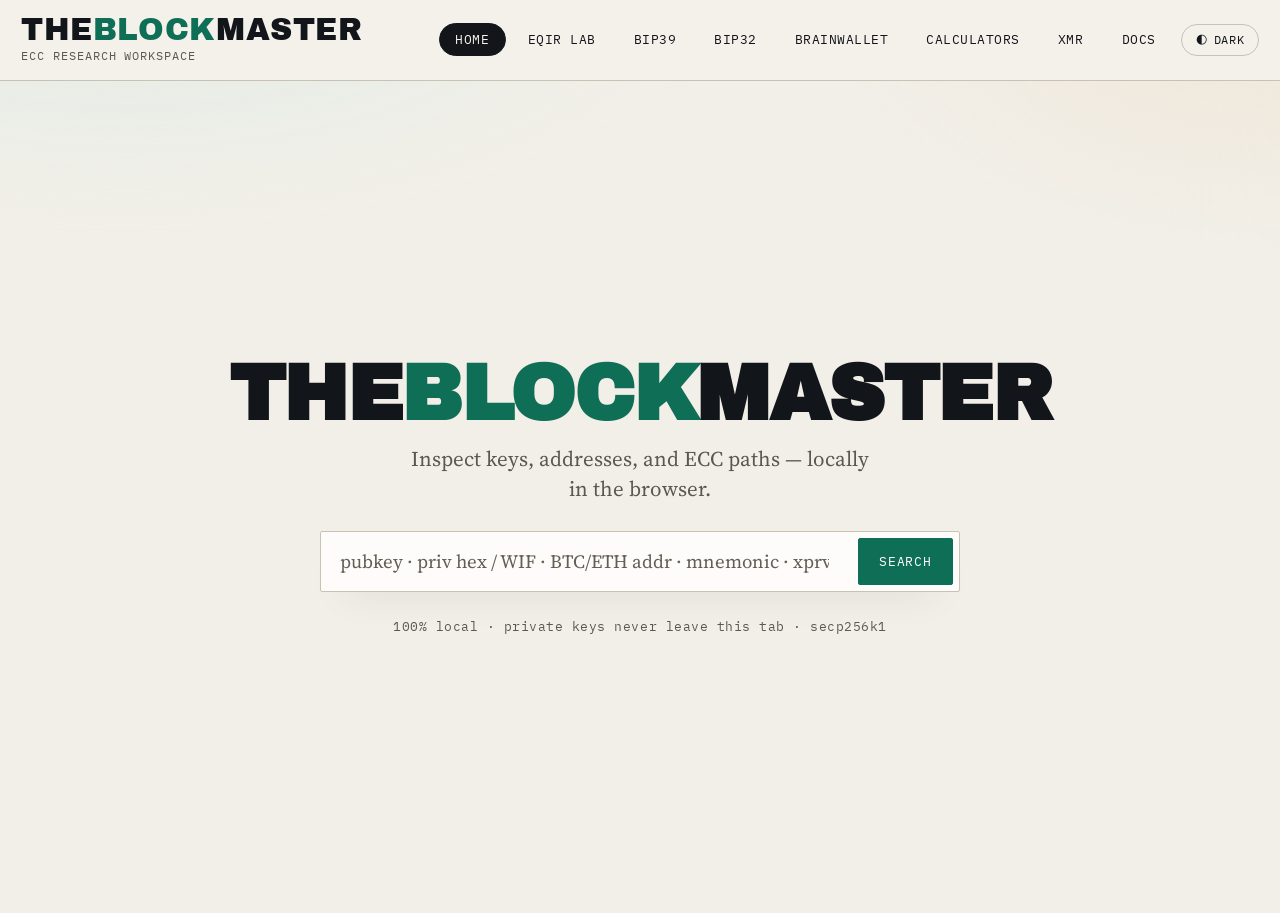
<file: index.html>
<!DOCTYPE html>
<html lang="en">
<head>
  <meta charset="utf-8" />
  <meta name="viewport" content="width=device-width, initial-scale=1" />
  <title>TheBlockMaster — EQIR Lab</title>
  <meta name="description" content="TheBlockMaster — ECC research workspace. EQIR Lab tab: Double-and-Add, Kangaroo, XOR, quantum-inspired walks." />
  <meta name="theme-color" content="#12151a" />
  <link rel="icon" href="favicon.svg" type="image/svg+xml" />
  <link rel="icon" href="favicon.ico" sizes="any" />
  <link rel="icon" href="favicon-32.png" type="image/png" sizes="32x32" />
  <link rel="icon" href="favicon-16.png" type="image/png" sizes="16x16" />
  <link rel="apple-touch-icon" href="apple-touch-icon.png" sizes="180x180" />
  <link rel="manifest" href="site.webmanifest" />
  <link rel="stylesheet" href="css/interface.css?v=tbm29" />
  <link rel="stylesheet" href="css/theblockmaster.css?v=tbm29" />
  <script>
    (function () {
      try {
        var t = localStorage.getItem("tbm-theme");
        if (t !== "light" && t !== "dark") {
          t = window.matchMedia("(prefers-color-scheme: dark)").matches ? "dark" : "light";
        }
        document.documentElement.setAttribute("data-theme", t);
      } catch (e) {
        document.documentElement.setAttribute("data-theme", "light");
      }
    })();
  </script>
</head>
<body>
  <div class="tbm-site">
    <header class="tbm-topbar">
      <a class="tbm-brand" href="#home" data-goto="home">
        <div class="tbm-brand-mark">The<span>Block</span>Master</div>
        <div class="tbm-brand-sub">ECC research workspace</div>
      </a>
      <div class="tbm-topbar-right">
        <nav class="tbm-site-tabs" aria-label="Site sections">
          <button type="button" data-page="home">Home</button>
          <button type="button" data-page="lab" class="active">EQIR Lab</button>
          <button type="button" data-page="bip39">BIP39</button>
          <button type="button" data-page="bip32">BIP32</button>
          <button type="button" data-page="brainwallet">Brainwallet</button>
          <button type="button" data-page="calculators">Calculators</button>
          <button type="button" data-page="xmr">XMR</button>
          <button type="button" data-page="docs">Docs</button>
        </nav>
        <button type="button" class="tbm-theme-toggle" id="tbm-theme-toggle" title="Toggle light / dark" aria-label="Toggle light / dark theme">
          <span class="tbm-theme-icon" aria-hidden="true">◐</span>
          <span class="tbm-theme-label">Dark</span>
        </button>
      </div>
    </header>

    <main class="tbm-page tbm-page-home" data-page="home" id="page-home">
      <div class="tbm-home">
        <h1 class="tbm-home-brand">The<span>Block</span>Master</h1>
        <p class="tbm-home-lead">Inspect keys, addresses, and ECC paths — locally in the browser.</p>
        <form class="tbm-search" id="tbm-home-search" action="#lab" method="get" role="search">
          <label class="visually-hidden" for="tbm-search-q">Search</label>
          <div class="tbm-search-shell">
            <input
              id="tbm-search-q"
              name="q"
              type="search"
              autocomplete="off"
              spellcheck="false"
              enterkeyhint="search"
              placeholder="pubkey · priv hex / WIF · BTC/ETH addr · mnemonic · xprv · brainwallet · vanity…"
            />
            <button type="submit" class="tbm-search-go" title="Detect type and open the right tab">Search</button>
          </div>
        </form>
        <p class="tbm-home-note">100% local · private keys never leave this tab · secp256k1</p>
      </div>
    </main>

        <main class="tbm-page tbm-page-bip tbm-page-bip39" data-page="bip39" id="page-bip39">
      <div class="hd-shell wrap">
        <header class="top">
          <div>
            <h1>BIP39</h1>
            <p>Mnemonic phrases · seed · HD derivation · 100% local · EQIR-compatible</p>
          </div>
        </header>
        <div id="hd-flash-bip39" class="hd-flash"></div>

        <section class="card">
            <h2>BIP39 mnemonic <span class="muted" id="bip39-status"></span></h2>
            <p class="muted">Generate or paste a phrase · optional passphrase · derive BTC addresses (Ian Coleman–style)</p>
            <div class="actions">
              <select id="bip39-strength" title="word count">
                <option value="12" selected>12 words</option>
                <option value="15">15 words</option>
                <option value="18">18 words</option>
                <option value="21">21 words</option>
                <option value="24">24 words</option>
              </select>
              <button type="button" id="btn-bip39-generate">Generate random phrase</button>
              <button type="button" class="ghost" id="btn-bip39-to-bip32">Root xprv → BIP32</button>
            </div>
            <div class="field">
              <label>BIP39 phrase</label>
              <textarea id="bip39-phrase" rows="3" spellcheck="false" placeholder="abandon abandon … about"></textarea>
            </div>
            <div class="field">
              <label>BIP39 passphrase (optional)</label>
              <input id="bip39-pass" type="text" spellcheck="false" placeholder="optional" />
            </div>
            <div class="field">
              <label>BIP39 seed (hex)</label>
              <div class="with-copy">
                <input id="bip39-seed" type="text" spellcheck="false" readonly />
                <button type="button" class="ghost sm copy-btn" data-copy="bip39-seed">⧉</button>
              </div>
            </div>
            <div class="grid2">
              <div class="field">
                <label>BIP32 root xprv</label>
                <div class="with-copy">
                  <input id="bip39-root-xprv" type="text" spellcheck="false" readonly />
                  <button type="button" class="ghost sm copy-btn" data-copy="bip39-root-xprv">⧉</button>
                </div>
              </div>
              <div class="field">
                <label>BIP32 root xpub</label>
                <div class="with-copy">
                  <input id="bip39-root-xpub" type="text" spellcheck="false" readonly />
                  <button type="button" class="ghost sm copy-btn" data-copy="bip39-root-xpub">⧉</button>
                </div>
              </div>
            </div>
          </section>

          <section class="card">
            <h2>Derivation path</h2>
            <div class="actions">
              <button type="button" class="ghost sm" data-bip39-preset="m/44'/0'/0'/0">BIP44 BTC</button>
              <button type="button" class="ghost sm" data-bip39-preset="m/49'/0'/0'/0">BIP49 nested SegWit</button>
              <button type="button" class="ghost sm" data-bip39-preset="m/84'/0'/0'/0">BIP84 native SegWit</button>
              <button type="button" class="ghost sm" data-bip39-preset="m/44'/60'/0'/0">BIP44 ETH</button>
            </div>
            <div class="grid2">
              <div class="field">
                <label>Path (account / change level)</label>
                <input id="bip39-path" type="text" spellcheck="false" value="m/44'/0'/0'/0" />
              </div>
              <div class="field">
                <label>Address index start · count</label>
                <div class="priv-nudge">
                  <input id="bip39-start" type="text" value="0" title="start index" />
                  <span class="hint">…</span>
                  <input id="bip39-count" type="text" value="5" title="how many" />
                </div>
              </div>
            </div>
            <div class="grid2">
              <div class="field">
                <label>Account xprv (at path)</label>
                <input id="bip39-acct-xprv" type="text" spellcheck="false" readonly />
              </div>
              <div class="field">
                <label>Account xpub</label>
                <input id="bip39-acct-xpub" type="text" spellcheck="false" readonly />
              </div>
            </div>
            <div class="hd-table-wrap">
              <table class="hd-table" id="bip39-table">
                <thead>
                  <tr>
                    <th>Path</th>
                    <th>Address</th>
                    <th>Pub</th>
                    <th>WIF</th>
                    <th></th>
                  </tr>
                </thead>
                <tbody id="bip39-table-body"></tbody>
              </table>
            </div>
          </section>

        <footer class="hd-footer">
          Thanks to
          <a href="https://iancoleman.io/" target="_blank" rel="noopener noreferrer">IanColeman</a>
        </footer>
      </div>
    </main>

    <main class="tbm-page tbm-page-bip tbm-page-bip32" data-page="bip32" id="page-bip32">
      <div class="hd-shell wrap">
        <header class="top">
          <div>
            <h1>BIP32</h1>
            <p>Extended keys · path derivation · 100% local · EQIR-compatible</p>
          </div>
        </header>
        <div id="hd-flash-bip32" class="hd-flash"></div>

          <section class="card">
            <h2>BIP32 root <span class="muted" id="bip32-status"></span></h2>
            <p class="muted">Use xprv/xpub <em>or</em> a passphrase (bip32.org-style) · derive locally · send to EQIR</p>
            <div class="field">
              <label>Root source</label>
              <select id="bip32-source">
                <option value="xkey" selected>Extended key (xprv / xpub)</option>
                <option value="passphrase">Passphrase</option>
              </select>
            </div>

            <div id="bip32-source-xkey">
              <div class="field">
                <label>BIP32 extended key</label>
                <textarea id="bip32-xkey" rows="2" spellcheck="false" placeholder="xprv… or xpub…"></textarea>
              </div>
            </div>

            <div id="bip32-source-pass" hidden>
              <div class="field">
                <label>Passphrase</label>
                <textarea id="bip32-pass" rows="2" spellcheck="false" placeholder="type a passphrase…"></textarea>
              </div>
              <div class="grid2">
                <div class="field">
                  <label>Salt (optional)</label>
                  <input id="bip32-pass-salt" type="text" spellcheck="false" placeholder="empty = no salt" />
                </div>
                <div class="field">
                  <label>Stretch</label>
                  <select id="bip32-pass-stretch">
                    <option value="sha256x" selected>SHA-256 × rounds (bip32.org-style)</option>
                    <option value="pbkdf2">PBKDF2-HMAC-SHA512</option>
                  </select>
                </div>
              </div>
              <div class="grid2">
                <div class="field">
                  <label>Rounds</label>
                  <input id="bip32-pass-rounds" type="text" value="50000" title="50k matches classic bip32.org worker" />
                </div>
                <div class="field">
                  <label></label>
                  <button type="button" id="btn-bip32-from-pass" style="width:100%">Derive master from passphrase</button>
                </div>
              </div>
              <div class="field">
                <label>Master seed (hex, from passphrase)</label>
                <input id="bip32-pass-seed" type="text" spellcheck="false" readonly />
              </div>
              <div class="field">
                <label>Master xprv (from passphrase)</label>
                <div class="with-copy">
                  <input id="bip32-pass-xprv" type="text" spellcheck="false" readonly />
                  <button type="button" class="ghost sm copy-btn" data-copy="bip32-pass-xprv">⧉</button>
                </div>
              </div>
              <p class="muted">Low-entropy passphrases are unsafe — lab / education only.</p>
            </div>

            <div class="grid2">
              <div class="field">
                <label>Derivation mode</label>
                <select id="bip32-mode">
                  <option value="path" selected>Custom path</option>
                  <option value="ki">Account (k) + index (i) · m/k'/0/i</option>
                </select>
              </div>
              <div class="field">
                <label>Derivation path</label>
                <input id="bip32-path" type="text" spellcheck="false" value="m/0'/0/0" />
              </div>
            </div>
            <div class="grid2">
              <div class="field">
                <label>Account (k)</label>
                <div class="priv-nudge">
                  <input id="bip32-account" type="text" value="0" />
                  <label class="tool-check"><input type="checkbox" id="bip32-account-hard" checked /> hardened</label>
                </div>
              </div>
              <div class="field">
                <label>Keypair index (i)</label>
                <input id="bip32-index" type="text" value="0" />
              </div>
            </div>
            <div class="field">
              <label>Resolved path</label>
              <input id="bip32-path-out" type="text" readonly />
            </div>
            <div class="field">
              <label>Key info</label>
              <textarea id="bip32-info" rows="8" spellcheck="false" readonly class="mono"></textarea>
            </div>
            <div class="grid2">
              <div class="field">
                <label>Private key (WIF)</label>
                <input id="bip32-wif" type="text" spellcheck="false" readonly />
              </div>
              <div class="field">
                <label>Public key</label>
                <input id="bip32-pub" type="text" spellcheck="false" readonly />
              </div>
            </div>
            <div class="grid2">
              <div class="field">
                <label>BTC address</label>
                <input id="bip32-addr" type="text" spellcheck="false" readonly />
              </div>
              <div class="field">
                <label>ETH / BSC address</label>
                <input id="bip32-eth" type="text" spellcheck="false" readonly />
              </div>
            </div>
            <div class="actions">
              <button type="button" id="btn-bip32-eqir" data-priv="">→ EQIR · BTC</button>
              <button type="button" class="ghost" id="btn-bip32-eqir-eth">→ EQIR · ETH/BSC</button>
            </div>
          </section>

        <footer class="hd-footer">
          Thanks to
          <a href="https://iancoleman.io/" target="_blank" rel="noopener noreferrer">IanColeman</a>
          ·
          <a href="http://bip32.org/" target="_blank" rel="noopener noreferrer">bip32.org</a>
        </footer>
      </div>
    </main>


    <main class="tbm-page tbm-page-bip" data-page="brainwallet" id="page-brainwallet">
      <div class="hd-shell wrap">
        <header class="top">
          <div>
            <h1>Brainwallet</h1>
            <p>Passphrase → SHA-256 → private key · local only · not for real funds</p>
          </div>
        </header>
        <div id="bw-flash" class="hd-flash"></div>
        <section class="card">
          <h2>Passphrase</h2>
          <p class="muted">Classic brainwallet derivation. Low-entropy phrases are trivially cracked — education / lab only.</p>
          <div class="field">
            <label>Passphrase</label>
            <textarea id="bw-pass" rows="3" spellcheck="false" placeholder="type a passphrase…"></textarea>
          </div>
          <div class="field">
            <label>Hash mode</label>
            <select id="bw-mode">
              <option value="sha256" selected>SHA-256(passphrase)</option>
              <option value="hash256">SHA-256² (hash256)</option>
            </select>
          </div>
          <div class="field">
            <label>Private key (hex)</label>
            <div class="with-copy">
              <input id="bw-priv" type="text" spellcheck="false" readonly />
              <button type="button" class="ghost sm copy-btn" data-copy="bw-priv">⧉</button>
            </div>
          </div>
          <div class="grid2">
            <div class="field">
              <label>WIF compressed</label>
              <input id="bw-wif-c" type="text" spellcheck="false" readonly />
            </div>
            <div class="field">
              <label>WIF uncompressed</label>
              <input id="bw-wif-u" type="text" spellcheck="false" readonly />
            </div>
          </div>
          <div class="field">
            <label>Pubkey compressed</label>
            <input id="bw-pub" type="text" spellcheck="false" readonly />
          </div>
          <div class="grid2">
            <div class="field">
              <label>BTC P2PKH</label>
              <input id="bw-p2pkh" type="text" spellcheck="false" readonly />
            </div>
            <div class="field">
              <label>BTC P2WPKH</label>
              <input id="bw-p2wpkh" type="text" spellcheck="false" readonly />
            </div>
          </div>
          <div class="field">
            <label>ETH / BSC</label>
            <input id="bw-eth" type="text" spellcheck="false" readonly />
          </div>
          <div class="actions">
            <button type="button" id="btn-bw-eqir">→ EQIR · BTC</button>
            <button type="button" class="ghost" id="btn-bw-eqir-eth">→ EQIR · ETH/BSC</button>
          </div>
        </section>
      </div>
    </main>

    <main class="tbm-page tbm-page-calc" data-page="calculators" id="page-calculators">
      <div class="calc-shell wrap">
        <header class="top calc-top">
          <div>
            <h1>Calculators</h1>
            <p>SHA-256 · RIPEMD-160 · HASH160 · Base58 · hex/dec · BigInt math · 100% local</p>
          </div>
        </header>

        <div class="calc-grid">
          <section class="card calc-card">
            <h2>Hash</h2>
            <p class="calc-card-lead">SHA-256 · HASH256 · RIPEMD-160 · HASH160 · Keccak-256</p>
            <div class="field">
              <label>Input</label>
              <textarea id="calc-hash-in" class="calc-area" rows="5" spellcheck="false" placeholder="text or hex…"></textarea>
            </div>
            <div class="actions calc-actions">
              <select id="calc-hash-mode">
                <option value="utf8" selected>utf8</option>
                <option value="hex">hex</option>
              </select>
              <select id="calc-hash-kind">
                <option value="sha256" selected>sha256</option>
                <option value="hash256">hash256</option>
                <option value="ripemd160">ripemd160</option>
                <option value="hash160">hash160</option>
                <option value="keccak256">keccak256</option>
              </select>
              <button type="button" id="btn-calc-hash">hash →</button>
            </div>
            <pre id="calc-hash-out" class="tool-out calc-out"></pre>
          </section>

          <section class="card calc-card">
            <h2>Base58</h2>
            <p class="calc-card-lead">Encode / decode · optional checksum</p>
            <div class="field">
              <label>Input (hex / utf8 / base58)</label>
              <textarea id="calc-b58-in" class="calc-area" rows="5" spellcheck="false" placeholder="hex or base58…"></textarea>
            </div>
            <div class="actions calc-actions">
              <select id="calc-b58-mode">
                <option value="hex" selected>in hex</option>
                <option value="utf8">in utf8</option>
              </select>
              <label class="tool-check"><input type="checkbox" id="calc-b58-check" /> check</label>
              <button type="button" class="ghost" id="btn-calc-b58-enc">encode →</button>
              <button type="button" class="ghost" id="btn-calc-b58-dec">← decode</button>
            </div>
            <pre id="calc-b58-out" class="tool-out calc-out"></pre>
          </section>

          <section class="card calc-card">
            <h2>Hex · UTF-8 · XOR</h2>
            <p class="calc-card-lead">Convert · reverse bytes · XOR</p>
            <div class="field">
              <label>Input</label>
              <textarea id="calc-hex-in" class="calc-area" rows="4" spellcheck="false" placeholder="hex or text…"></textarea>
            </div>
            <div class="field">
              <label>Hex B (XOR)</label>
              <input id="calc-hex-b" type="text" spellcheck="false" placeholder="hex B" />
            </div>
            <div class="actions calc-actions">
              <button type="button" class="ghost" id="btn-calc-hex-utf8">hex→utf8</button>
              <button type="button" class="ghost" id="btn-calc-utf8-hex">utf8→hex</button>
              <button type="button" class="ghost" id="btn-calc-hex-rev">reverse</button>
              <button type="button" class="ghost" id="btn-calc-hex-xor">XOR</button>
            </div>
            <pre id="calc-hex-out" class="tool-out calc-out"></pre>
          </section>

          <section class="card calc-card">
            <h2>Hex ↔ decimal</h2>
            <p class="calc-card-lead">BigInt-safe · pad to 32 bytes</p>
            <div class="field">
              <label>Number (dec or 0x… / hex)</label>
              <textarea id="calc-num-in" class="calc-area" rows="3" spellcheck="false" placeholder="e.g. 255 or ff or 0xff"></textarea>
            </div>
            <div class="actions calc-actions">
              <button type="button" id="btn-calc-hex2dec">show both</button>
              <button type="button" class="ghost" id="btn-calc-dec2hex">→ hex</button>
              <button type="button" class="ghost" id="btn-calc-pad32">→ 32-byte hex</button>
            </div>
            <pre id="calc-num-out" class="tool-out calc-out"></pre>
          </section>

          <section class="card calc-card calc-card-wide">
            <h2>BigInt calculator</h2>
            <p class="calc-card-lead">+ − × ÷ · mod · pow · inverse · gcd</p>
            <div class="grid2">
              <div class="field">
                <label>a</label>
                <textarea id="calc-math-a" class="calc-area" rows="3" spellcheck="false" placeholder="a"></textarea>
              </div>
              <div class="field">
                <label>b</label>
                <textarea id="calc-math-b" class="calc-area" rows="3" spellcheck="false" placeholder="b"></textarea>
              </div>
            </div>
            <div class="field">
              <label>m (for a^b mod m)</label>
              <textarea id="calc-math-m" class="calc-area" rows="2" spellcheck="false" placeholder="modulus"></textarea>
            </div>
            <div class="actions calc-actions">
              <select id="calc-math-op">
                <option value="+">+</option>
                <option value="-">−</option>
                <option value="*">×</option>
                <option value="/">÷</option>
                <option value="%">mod</option>
                <option value="^">a^b mod m</option>
                <option value="inv">inv(a) mod b</option>
                <option value="gcd">gcd</option>
              </select>
              <label class="tool-check"><input type="checkbox" id="calc-math-hex" /> hex out</label>
              <button type="button" id="btn-calc-math">compute</button>
            </div>
            <pre id="calc-math-out" class="tool-out calc-out"></pre>
          </section>
        </div>
      </div>
    </main>


    <main class="tbm-page tbm-page-lab tbm-page-xmr" data-page="xmr" id="page-xmr">
      <div class="hd-shell wrap xmr-shell">
        <header class="top">
          <div>
            <h1>XMR EQIR Lab</h1>
            <p>Monero · ed25519 · spend/view · standard address · scalar Double-and-Add · 100% local</p>
          </div>
        </header>

        <nav class="eqir-mod-nav" id="xmr-mod-nav" aria-label="XMR EQIR modules">
          <button type="button" class="ghost sm" data-xmr-mod="curve">Curve</button>
          <button type="button" class="ghost sm" data-xmr-mod="scalar">Scalar</button>
          <button type="button" class="ghost sm active" data-xmr-mod="keys">Keys</button>
          <button type="button" class="ghost sm" data-xmr-mod="address">Address</button>
          <button type="button" class="ghost sm" data-xmr-mod="kangaroo">Kangaroo</button>
          <button type="button" class="ghost sm" data-xmr-mod="xor">XOR</button>
        </nav>
        <p class="muted eqir-mod-hint" id="xmr-mod-hint"></p>
        <div id="xmr-flash" class="hd-flash"></div>

        <div class="xmr-panel" data-xmr-panel="keys" id="xmr-panel-keys">
          <section class="card">
            <h2>Spend / view keys <span class="muted" id="xmr-keys-status"></span></h2>
            <p class="muted">view = sc_reduce32(Keccak-256(spend)) · pubs = spend·G / view·G on ed25519</p>
            <div class="field">
              <label>Network</label>
              <select id="xmr-net">
                <option value="mainnet" selected>mainnet (0x12)</option>
                <option value="stagenet">stagenet (0x18)</option>
                <option value="testnet">testnet (0x35)</option>
              </select>
            </div>
            <div class="field">
              <label>Private spend key (32-byte hex, little-endian)</label>
              <div class="with-copy">
                <input id="xmr-spend" type="text" spellcheck="false" placeholder="64 hex chars" />
                <button type="button" class="ghost sm copy-btn" data-copy="xmr-spend">⧉</button>
              </div>
            </div>
            <div class="actions">
              <button type="button" id="btn-xmr-random">🎲 random spend</button>
              <button type="button" id="btn-xmr-derive">Derive keys + address</button>
              <button type="button" class="ghost" id="btn-xmr-scalar">Scalar trace →</button>
            </div>
            <div class="field">
              <label>Private view key</label>
              <div class="with-copy">
                <input id="xmr-view" type="text" spellcheck="false" readonly />
                <button type="button" class="ghost sm copy-btn" data-copy="xmr-view">⧉</button>
              </div>
            </div>
            <div class="grid2">
              <div class="field">
                <label>Public spend</label>
                <input id="xmr-pub-spend" type="text" spellcheck="false" readonly />
              </div>
              <div class="field">
                <label>Public view</label>
                <input id="xmr-pub-view" type="text" spellcheck="false" readonly />
              </div>
            </div>
            <div class="field">
              <label>Standard address</label>
              <div class="with-copy">
                <input id="xmr-address" type="text" spellcheck="false" readonly />
                <button type="button" class="ghost sm copy-btn" data-copy="xmr-address">⧉</button>
              </div>
            </div>
            <div class="field">
              <label>Spend scalar (decimal)</label>
              <input id="xmr-scalar-dec" type="text" spellcheck="false" readonly />
            </div>
          </section>
        </div>

        <div class="xmr-panel" data-xmr-panel="scalar" id="xmr-panel-scalar" hidden>
          <section class="card">
            <h2>Scalar · Double-and-Add <span class="muted" id="xmr-scalar-stats"></span></h2>
            <p class="muted">Uses current spend key · ed25519 MSB-first · pub should match public spend</p>
            <div class="field">
              <label>Resulting public key</label>
              <input id="xmr-scalar-pub" type="text" spellcheck="false" readonly />
            </div>
            <div id="xmr-chain" class="xmr-chain"></div>
          </section>
        </div>

        <div class="xmr-panel" data-xmr-panel="curve" id="xmr-panel-curve" hidden>
          <section class="card">
            <h2>Ed25519 SPEC</h2>
            <div class="grid2">
              <div class="field"><label>name</label><input id="xmr-curve-name" readonly /></div>
              <div class="field"><label>equation</label><input id="xmr-curve-eq" readonly /></div>
            </div>
            <div class="field"><label>p (hex)</label><input id="xmr-curve-p" readonly /></div>
            <div class="field"><label>ℓ order (hex)</label><input id="xmr-curve-l" readonly /></div>
            <div class="field"><label>G (compressed hex)</label><input id="xmr-curve-gx" readonly /></div>
          </section>
        </div>

        <div class="xmr-panel" data-xmr-panel="address" id="xmr-panel-address" hidden>
          <section class="card">
            <h2>Address decode <span class="muted" id="xmr-addr-status"></span></h2>
            <div class="field">
              <label>Monero address</label>
              <textarea id="xmr-addr-in" rows="2" spellcheck="false" placeholder="4…"></textarea>
            </div>
            <div class="actions">
              <button type="button" id="btn-xmr-decode">Decode</button>
            </div>
            <div class="field"><label>Network</label><input id="xmr-addr-net" readonly /></div>
            <div class="field"><label>Public spend</label><input id="xmr-addr-ps" readonly /></div>
            <div class="field"><label>Public view</label><input id="xmr-addr-pv" readonly /></div>
            <div class="field"><label>Re-encoded</label><input id="xmr-addr-rebuild" readonly /></div>
          </section>
        </div>

        <div class="xmr-panel" data-xmr-panel="kangaroo" id="xmr-panel-kangaroo" hidden>
          <section class="card">
            <h2>Kangaroo lab (tiny bits)</h2>
            <p class="muted">Educational only on ed25519 — bits ≤ 16 recommended in-browser.</p>
            <div class="field"><label>bits</label><input id="xmr-kang-bits" value="12" /></div>
            <div class="actions"><button type="button" id="btn-xmr-kang">Selftest</button></div>
            <pre id="xmr-kang-out" class="tool-out"></pre>
          </section>
        </div>

        <div class="xmr-panel" data-xmr-panel="xor" id="xmr-panel-xor" hidden>
          <section class="card">
            <h2>XOR lab</h2>
            <div class="actions">
              <button type="button" class="ghost" id="btn-xmr-load-view">load spend / view</button>
              <button type="button" id="btn-xmr-xor">a ⊕ b</button>
            </div>
            <div class="grid2">
              <div class="field"><label>a (hex)</label><input id="xmr-xor-a" spellcheck="false" /></div>
              <div class="field"><label>b (hex)</label><input id="xmr-xor-b" spellcheck="false" /></div>
            </div>
            <div class="field"><label>out</label><input id="xmr-xor-out" readonly /></div>
          </section>
        </div>

        <footer class="hd-footer">
          XMR EQIR · ed25519 via
          <a href="https://github.com/paulmillr/noble-ed25519" target="_blank" rel="noopener noreferrer">noble-ed25519</a>
          (MIT) · Monero address format per getmonero.org docs
        </footer>
      </div>
    </main>

<main class="tbm-page tbm-page-docs" data-page="docs" id="page-docs">
      <div class="tbm-docs">
        <header class="tbm-docs-hero">
          <h1>TheBlockMaster Docs</h1>
          <p>Complete reference for the ECC / HD / XMR workspace — use online on GitHub Pages or run local. Includes shared STATE and AI agent browsers.</p>
          <p class="tbm-docs-repo">
            <a href="https://github.com/tuhumar/theblockmaster" target="_blank" rel="noopener">github.com/tuhumar/theblockmaster</a>
            ·
            <a href="https://tuhumar.github.io/theblockmaster/" target="_blank" rel="noopener">Official online</a>
          </p>
        </header>

        <nav class="tbm-docs-toc" aria-label="Documentation contents">
          <a href="#doc-overview">Overview</a>
          <a href="#doc-run">Get started</a>
          <a href="#doc-tabs">Site tabs</a>
          <a href="#doc-eqir">EQIR Lab</a>
          <a href="#doc-hd">BIP39 / BIP32</a>
          <a href="#doc-tools">Brainwallet / Calculators</a>
          <a href="#doc-xmr">XMR EQIR</a>
          <a href="#doc-state">Shared STATE</a>
          <a href="#doc-agents">AI agents &amp; browsers</a>
          <a href="#doc-hosting">GitHub Pages</a>
          <a href="#doc-security">Security</a>
        </nav>

        <article class="tbm-docs-body">
          <section id="doc-overview">
            <h2>1. Overview</h2>
            <p><strong>TheBlockMaster</strong> is a single-origin, offline-first web app for inspecting elliptic-curve keys, HD wallets, hashes, and Monero addresses. Everything runs in the browser with deterministic BigInt / ed25519 math — no backend, no AI claim to break ECDLP.</p>
            <ul>
              <li><strong>Home</strong> — centered search that routes into EQIR / BIP / Brainwallet by input type.</li>
              <li><strong>EQIR Lab</strong> — secp256k1 Double-and-Add research lab (BTC + ETH/BSC derived).</li>
              <li><strong>BIP39 / BIP32</strong> — mnemonic &amp; HD derivation (Ian Coleman / bip32.org lineage).</li>
              <li><strong>Brainwallet</strong> — passphrase → SHA-256 → key (educational).</li>
              <li><strong>Calculators</strong> — hash / Base58 / hex-dec / BigInt tools.</li>
              <li><strong>XMR</strong> — Monero EQIR lab (ed25519 spend/view/address/scalar).</li>
              <li><strong>Docs</strong> — this page.</li>
            </ul>
          </section>

          <section id="doc-run">
            <h2>2. Get started</h2>
            <p>Choose how you want to open TheBlockMaster. Crypto always runs in <em>your</em> browser — online hosting is static files only.</p>

            <div class="tbm-docs-tabs" role="tablist" aria-label="Get started">
              <button type="button" class="active" role="tab" aria-selected="true" data-docs-tab="online" id="docs-tab-online" aria-controls="docs-panel-online">Use online</button>
              <button type="button" role="tab" aria-selected="false" data-docs-tab="local" id="docs-tab-local" aria-controls="docs-panel-local">Run local</button>
            </div>

            <div class="tbm-docs-tabpanels">
              <div class="tbm-docs-panel active" role="tabpanel" id="docs-panel-online" data-docs-panel="online" aria-labelledby="docs-tab-online">
                <h3>Official GitHub Pages</h3>
                <p>Open the hosted build (same app, no install):</p>
                <p><a class="tbm-docs-cta" href="https://tuhumar.github.io/theblockmaster/" target="_blank" rel="noopener">https://tuhumar.github.io/theblockmaster/</a></p>
                <p>Deep links work the same as local, e.g. <code>#lab/simple</code>, <code>#bip39</code>, <code>#docs</code>.</p>
                <p>Source: <a href="https://github.com/tuhumar/theblockmaster" target="_blank" rel="noopener">github.com/tuhumar/theblockmaster</a>.</p>
                <ul>
                  <li>Works on phone or desktop — just open the URL.</li>
                  <li>Private keys still never leave the tab.</li>
                  <li>For agent automation, prefer <strong>Run local</strong> so CDP/Playwright can hit <code>127.0.0.1</code>.</li>
                </ul>
              </div>

              <div class="tbm-docs-panel" role="tabpanel" id="docs-panel-local" data-docs-panel="local" aria-labelledby="docs-tab-local" hidden>
                <h3>Clone &amp; serve</h3>
                <pre class="tbm-docs-pre">git clone https://github.com/tuhumar/theblockmaster.git
cd theblockmaster
python3 -m http.server 8770 --bind 127.0.0.1</pre>
                <p>Open <code>http://127.0.0.1:8770/</code>. ES modules require HTTP (not <code>file://</code>).</p>
                <p>Any static server works (<code>npx serve</code>, Caddy, nginx). Default lab port in this project is <strong>8770</strong>.</p>
                <h3>Hash routes</h3>
                <p><code>#home</code> · <code>#lab/simple</code> · <code>#lab/btc</code> · <code>#lab/eth</code> · <code>#bip39</code> · <code>#bip32</code> · <code>#brainwallet</code> · <code>#calculators</code> · <code>#xmr</code> · <code>#docs</code>.</p>
              </div>
            </div>
          </section>

          <section id="doc-tabs">
            <h2>3. Site tabs (quick map)</h2>
            <table class="tbm-docs-table">
              <thead><tr><th>Tab</th><th>Hash</th><th>What it does</th></tr></thead>
              <tbody>
                <tr><td>Home</td><td><code>#home</code></td><td>Search bar → classify pubkey / priv / address / mnemonic / xprv → open the right lab</td></tr>
                <tr><td>EQIR Lab</td><td><code>#lab/simple</code> · <code>#lab/btc</code> · <code>#lab/eth</code></td><td>Simple = both chains; Advanced = full secp256k1 modules + derived BTC or ETH/BSC</td></tr>
                <tr><td>BIP39</td><td><code>#bip39</code></td><td>Generate/validate mnemonic, seed, root xprv, address table</td></tr>
                <tr><td>BIP32</td><td><code>#bip32</code></td><td>xprv/xpub <em>or passphrase</em> → path / account·index derivation</td></tr>
                <tr><td>Brainwallet</td><td><code>#brainwallet</code></td><td>Passphrase → SHA-256 / hash256 → WIF + addresses</td></tr>
                <tr><td>Calculators</td><td><code>#calculators</code></td><td>SHA-256, HASH256, RIPEMD-160, HASH160, Keccak, Base58, hex/XOR, BigInt</td></tr>
                <tr><td>XMR</td><td><code>#xmr</code></td><td>Monero spend/view, address, ed25519 scalar D&amp;A, kangaroo/XOR</td></tr>
              </tbody>
            </table>
          </section>

          <section id="doc-eqir">
            <h2>4. EQIR Lab (BTC · ETH/BSC)</h2>
            <h3>Simple · Advanced</h3>
            <p><strong>Simple</strong> (<code>#lab/simple</code>) shows private → public keys plus <strong>BTC and ETH/BSC addresses together</strong> — no chain split, no research modules or sidebars. <strong>Advanced</strong> (<code>#lab/btc</code> / <code>#lab/eth</code>) is the full lab with Double-and-Add, STATE, and modules.</p>
            <h3>Chain subtabs</h3>
            <p><strong>BTC</strong> shows WIF, hash160, P2PKH / P2SH-P2WPKH / P2WPKH / Taproot. <strong>ETH / BSC</strong> shows the same secp256k1 key as <code>0x</code> with etherscan / bscscan explorers. Shared pubkey panel is always visible.</p>
            <h3>Modules</h3>
            <ul>
              <li><strong>Curve</strong> — secp256k1 SPEC fields.</li>
              <li><strong>Scalar</strong> — private → public + full Double-and-Add chain (MSB-first).</li>
              <li><strong>Reverse</strong> — public seed + ↑ Half / Half(R−G) when indices known (not an ECDLP solver).</li>
              <li><strong>Kangaroo</strong> — Pollard lambda sandbox (small bits in-browser).</li>
              <li><strong>XOR</strong> — reversible scalar/bit transforms + fingerprint cloud.</li>
              <li><strong>QI Walk</strong> — classical amplitude simulation over kangaroo jumps (no quantum speedup claim).</li>
              <li><strong>Compare</strong> — side-by-side trajectory metrics.</li>
              <li><strong>⧉ STATE</strong> — export shared STATE JSON from the current chain.</li>
            </ul>
            <h3>Input &amp; chain</h3>
            <p>Enter private hex or public (02/03/04). <strong>Priv → Pub + chain</strong> builds the operation list. <strong>seq pub → pk</strong> accepts contiguous 2P / 2P+G steps. <strong>build #1–70+#75</strong> loads the Δ·G puzzle path when the JSON asset is present.</p>
            <h3>Sidebars</h3>
            <p>Left: relations (collisions/repeats) + private-key history (localStorage). Right: pins + Base58/SHA/RIPEMD/calc/hex tools accordion.</p>
          </section>

          <section id="doc-hd">
            <h2>5. BIP39 &amp; BIP32</h2>
            <h3>BIP39</h3>
            <p>Generate 12–24 English words, optional BIP39 passphrase, PBKDF2 seed, BIP32 root xprv/xpub, path presets (BIP44/49/84/ETH), address table with → EQIR.</p>
            <p>Footer credit: <a href="https://iancoleman.io/" target="_blank" rel="noopener">IanColeman</a> (MIT lineage).</p>
            <h3>BIP32</h3>
            <p><strong>Root source</strong>:</p>
            <ul>
              <li><strong>Extended key</strong> — paste xprv/xpub.</li>
              <li><strong>Passphrase</strong> — SHA-256 × rounds (default 50k, bip32.org-style) or PBKDF2-HMAC-SHA512 → master seed/xprv, then derive.</li>
            </ul>
            <p>Derivation mode: custom path <em>or</em> account (k) + index (i) as <code>m/k'/0/i</code>. Send child keys to EQIR BTC or ETH/BSC.</p>
          </section>

          <section id="doc-tools">
            <h2>6. Brainwallet &amp; Calculators</h2>
            <p><strong>Brainwallet</strong> hashes a passphrase (SHA-256 or hash256) into a secp256k1 private key and shows WIF / BTC / ETH. Unsafe for real funds — lab only.</p>
            <p><strong>Calculators</strong> expose the same primitives as the EQIR tools sidebar in a full-page layout: hashes, Base58(check), hex↔utf8/XOR, hex↔decimal (incl. 32-byte pad), BigInt + / − / × / ÷ / mod / pow / inv / gcd.</p>
          </section>

          <section id="doc-xmr">
            <h2>7. XMR EQIR Lab</h2>
            <p>Monero uses <strong>ed25519</strong> (via noble-ed25519, MIT). Modules:</p>
            <ul>
              <li><strong>Keys</strong> — random/paste spend → <code>view = sc_reduce32(Keccak(spend))</code> → pubs → standard address (main/stage/test).</li>
              <li><strong>Scalar</strong> — MSB-first Double-and-Add trace on ed25519.</li>
              <li><strong>Curve</strong> — ed25519 parameters.</li>
              <li><strong>Address</strong> — decode / checksum / re-encode Monero base58 blocks.</li>
              <li><strong>Kangaroo / XOR</strong> — small-bit educational sandboxes.</li>
            </ul>
          </section>

          <section id="doc-state">
            <h2>8. Shared STATE (EQIR contract)</h2>
            <p>EQIR modules share a STATE object per chain step:</p>
            <pre class="tbm-docs-pre">STATE
 ├── Point X / Y / compressed
 ├── Scalar / bits / bitIndex
 ├── Previous operation
 ├── Double count / Add count
 ├── XOR trail[]
 ├── Kangaroo { a, b, herd, dist, jumpIdx }
 └── fingerprint (sha256 prefix)</pre>
            <p>Use <strong>⧉ STATE</strong> in EQIR to download <code>eqir-states.json</code>. The preview panel shows a live slice of the same JSON.</p>
            <p>App-level shared snapshot for agents is published to <code>localStorage["tbm-shared-state"]</code> and <code>window.TheBlockMaster</code> (see next section).</p>
          </section>

          <section id="doc-agents">
            <h2>9. Connect an AI agent (shared STATE + agent browsers)</h2>
            <p>TheBlockMaster exposes a first-class bridge so Cursor Agent, Playwright, Chrome DevTools, or any agent browser can read/write lab state without a server.</p>

            <h3>9.1 Global API</h3>
            <p>In the page console or via <code>Runtime.evaluate</code> / agent browser JS:</p>
            <pre class="tbm-docs-pre">// snapshot (includes secrets by default — treat as sensitive)
TheBlockMaster.getSnapshot()
TheBlockMaster.getSnapshot({ includeSecrets: false })

// publish to localStorage + BroadcastChannel + events
TheBlockMaster.publish()

// navigate + fill
TheBlockMaster.goto('lab', { chain: 'btc' })
TheBlockMaster.setPriv('1')
TheBlockMaster.setPub('02…')
TheBlockMaster.applySnapshot({
  page: 'bip39',
  inputs: { bip39Phrase: 'abandon abandon … about' }
})

// subscribe
TheBlockMaster.subscribe((snap) => console.log(snap.page, snap.derived))</pre>
            <p>Aliases: <code>window.__tbmAgent</code> === <code>window.TheBlockMaster</code>.</p>

            <h3>9.2 Persistence channels</h3>
            <table class="tbm-docs-table">
              <thead><tr><th>Channel</th><th>Key / name</th><th>Use</th></tr></thead>
              <tbody>
                <tr><td>localStorage</td><td><code>tbm-shared-state</code></td><td>Durable snapshot for same-origin agent scripts</td></tr>
                <tr><td>BroadcastChannel</td><td><code>tbm-shared-state</code></td><td>Multi-tab / multi-frame sync</td></tr>
                <tr><td>CustomEvent</td><td><code>tbm:state</code></td><td>In-page listeners</td></tr>
                <tr><td>postMessage</td><td><code>{ source:'theblockmaster' }</code></td><td>iframes / extension / parent agents</td></tr>
              </tbody>
            </table>

            <h3>9.3 postMessage protocol (iframe / extension)</h3>
            <pre class="tbm-docs-pre">// Agent → TheBlockMaster
iframe.contentWindow.postMessage({
  target: 'theblockmaster',
  type: 'getSnapshot',
  includeSecrets: true,
  id: '1'
}, '*')

iframe.contentWindow.postMessage({
  target: 'theblockmaster',
  type: 'applySnapshot',
  id: '2',
  snapshot: { page: 'xmr', inputs: { xmrSpend: '…' } }
}, '*')

iframe.contentWindow.postMessage({
  target: 'theblockmaster',
  type: 'goto',
  page: 'calculators'
}, '*')

// TheBlockMaster → Agent
// { source:'theblockmaster', type:'snapshot'|'applied', id, snapshot }</pre>

            <h3>9.4 Agent browser playbook (Cursor / CDP / Playwright)</h3>
            <ol>
              <li>Start the static server on <code>:8770</code>.</li>
              <li>Open or navigate the agent browser to <code>http://127.0.0.1:8770/#lab/btc</code>.</li>
              <li>Evaluate <code>TheBlockMaster.getSnapshot()</code> to read page, chain, inputs, derived addresses, STATE preview.</li>
              <li>To drive the lab: <code>TheBlockMaster.applySnapshot({…})</code> or fill DOM fields (<code>#priv</code>, <code>#pub</code>, <code>#bip39-phrase</code>, <code>#xmr-spend</code>, …) then click the existing buttons.</li>
              <li>Prefer hash routes for deep links (<code>#bip32</code>, <code>#xmr</code>) so the agent can bookmark steps.</li>
              <li>For multi-step research, call <code>TheBlockMaster.publish()</code> after each action so <code>localStorage['tbm-shared-state']</code> stays current for other agent turns.</li>
            </ol>
            <pre class="tbm-docs-pre">// Playwright example
await page.goto('http://127.0.0.1:8770/#lab/btc')
await page.waitForFunction(() => window.TheBlockMaster)
await page.evaluate(() => TheBlockMaster.setPriv('1'))
await page.click('#btn-fwd')
const snap = await page.evaluate(() => TheBlockMaster.publish())
console.log(snap.derived)</pre>

            <h3>9.5 Suggested agent workflow</h3>
            <ol>
              <li><strong>Orient</strong> — <code>getSnapshot()</code> or open <code>#docs</code>.</li>
              <li><strong>Choose surface</strong> — EQIR for secp256k1 trails, BIP39/32 for HD, XMR for Monero, Calculators for hashes.</li>
              <li><strong>Write inputs</strong> via API or DOM; never exfiltrate secrets to remote tools unless the user asked.</li>
              <li><strong>Run UI actions</strong> (Priv→Pub, Derive, Decode) the same way a human would.</li>
              <li><strong>Read STATE</strong> — export JSON, preview panel, or <code>publish()</code> snapshot for the next agent step.</li>
            </ol>
          </section>

          <section id="doc-hosting">
            <h2>10. GitHub Pages (official host)</h2>
            <p>The official online build is static hosting from
              <a href="https://github.com/tuhumar/theblockmaster" target="_blank" rel="noopener">github.com/tuhumar/theblockmaster</a>
              → <a href="https://tuhumar.github.io/theblockmaster/" target="_blank" rel="noopener">tuhumar.github.io/theblockmaster</a>.</p>
            <ol>
              <li>Repo → <strong>Settings → Pages</strong></li>
              <li>Source: <strong>Deploy from a branch</strong></li>
              <li>Branch: <code>main</code> · folder: <strong>/ (root)</strong></li>
              <li>Keep <code>.nojekyll</code> at the repo root so GitHub does not strip assets</li>
            </ol>
            <p>License of this project: <strong>GPL-3.0</strong> (<code>LICENSE</code>).</p>
          </section>

          <section id="doc-security">
            <h2>11. Security &amp; limits</h2>
            <ul>
              <li>All crypto is <strong>local</strong>. Balance lookups (EQIR derived panel) are the only optional network calls.</li>
              <li>Brainwallet / BIP32 passphrase modes are <strong>educational</strong> — low entropy is crackable.</li>
              <li>Kangaroo / QI modules are sandboxes for small bit widths, not puzzle solvers.</li>
              <li>Agent snapshots may contain private keys. Use <code>includeSecrets: false</code> when sharing logs.</li>
              <li>TheBlockMaster itself is <strong>GPL-3.0</strong> — see <code>LICENSE</code> in the repo. Third-party dependencies keep their own notices (Ian Coleman lineage MIT, noble-ed25519 MIT, bip32.org public-domain lineage) in UI footers.</li>
            </ul>
            <div class="tbm-home-cta">
              <button type="button" class="primary" data-goto="lab" data-goto-chain="btc">Open EQIR · BTC</button>
              <button type="button" class="ghost" data-goto="xmr">Open XMR</button>
              <button type="button" class="ghost" data-goto="home">Home</button>
            </div>
          </section>
        </article>
      </div>
    </main>

    <main class="tbm-page tbm-page-lab active" data-page="lab" id="page-lab">
  <div class="shell">
  <aside class="sidebar sidebar-left eqir-adv" id="sidebar-left" aria-label="Relations and history">
    <div class="sb-half sb-half-top">
      <div class="sb-head">
        <h2>Relations</h2>
        <button type="button" class="ghost sm" id="btn-rel-refresh" title="re-analyze">↻</button>
      </div>
      <p class="sb-hint">collisions · repeats · pins ↔ chain</p>
      <div id="relations-list" class="sb-list"></div>
    </div>
    <div class="sb-half sb-half-bottom">
      <div class="sb-head">
        <h2>History</h2>
        <button type="button" class="ghost sm" id="btn-hist-clear" title="clear history">clear</button>
      </div>
      <p class="sb-hint">private keys · 10/page · localStorage</p>
      <div id="history-list" class="sb-list"></div>
      <div class="hist-pager">
        <button type="button" class="ghost sm" id="btn-hist-prev" title="previous page">‹</button>
        <span class="hist-page" id="hist-page-label">1 / 1</span>
        <button type="button" class="ghost sm" id="btn-hist-next" title="next page">›</button>
      </div>
    </div>
  </aside>

  <div class="wrap">
    <header class="top eqir-lab-header" id="eqir-lab-chrome">
      <h1 title="EQIR Lab · 100% local">EQIR Lab</h1>
      <p id="eqir-lab-lead" class="visually-hidden" hidden>
        Shared STATE engine · Double-and-Add · Kangaroo · XOR · QI · Comparator · 100% local.
      </p>
      <nav class="eqir-mode-nav" id="eqir-mode-nav" aria-label="EQIR complexity mode">
        <button type="button" data-eqir-mode="simple" title="Private → public keys + addresses only">Simple</button>
        <button type="button" class="active" data-eqir-mode="advanced" title="Full lab · STATE · curve · chain">Advanced</button>
      </nav>
      <nav class="eqir-chain-nav" id="eqir-chain-nav" aria-label="EQIR chain family">
        <button type="button" class="active" data-chain="btc" title="Bitcoin · WIF · P2PKH/P2WPKH/Taproot">BTC</button>
        <button type="button" data-chain="evm" title="Ethereum + BNB Smart Chain · same secp256k1 key">ETH / BSC</button>
      </nav>
      <nav class="eqir-mod-nav eqir-adv" id="eqir-mod-nav" aria-label="EQIR modules">
        <button type="button" class="ghost sm active" data-mod="curve">Curve</button>
        <button type="button" class="ghost sm" data-mod="scalar">Scalar</button>
        <button type="button" class="ghost sm" data-mod="reverse">Reverse</button>
        <button type="button" class="ghost sm" data-mod="kangaroo">Kangaroo</button>
        <button type="button" class="ghost sm" data-mod="xor">XOR</button>
        <button type="button" class="ghost sm" data-mod="qi">QI Walk</button>
        <button type="button" class="ghost sm" data-mod="compare">Compare</button>
        <button type="button" class="ghost sm" id="btn-export-states" title="export STATE JSON">⧉ STATE</button>
      </nav>
      <p class="muted eqir-chain-hint" id="eqir-chain-hint" hidden></p>
      <p class="muted eqir-mod-hint eqir-adv" id="eqir-mod-hint" hidden></p>
    </header>

    <div id="panel-kangaroo" class="eqir-panel card eqir-adv" hidden>
      <h2>Kangaroo Lab</h2>
      <p class="muted">Pollard lambda · tame/wild · trail in STATE. Selftest bits≤20 in the browser.</p>
      <div class="grid2">
        <div class="field"><label>bits (selftest)</label><input id="kang-bits" type="text" value="14" /></div>
        <div class="field"><label>k hex (hunt)</label><input id="kang-k" type="text" spellcheck="false" placeholder="e.g. 3f1a" /></div>
        <div class="field"><label>lo hex</label><input id="kang-lo" type="text" spellcheck="false" value="2000" /></div>
        <div class="field"><label>hi hex</label><input id="kang-hi" type="text" spellcheck="false" value="3fff" /></div>
      </div>
      <div class="actions">
        <button type="button" id="btn-kang-selftest">Selftest</button>
        <button type="button" class="ghost" id="btn-kang-run">Hunt k</button>
      </div>
      <pre id="kang-out" class="tool-out"></pre>
      <div id="kang-trail" class="eqir-trail"></div>
    </div>

    <div id="panel-xor" class="eqir-panel card eqir-adv" hidden>
      <h2>XOR Lab</h2>
      <p class="muted">Reversible transforms · fingerprint cloud over the Scalar chain.</p>
      <div class="grid2">
        <div class="field"><label>a (hex/dec)</label><input id="xor-a" type="text" spellcheck="false" placeholder="a" /></div>
        <div class="field"><label>mask</label><input id="xor-m" type="text" spellcheck="false" value="a5a5" /></div>
      </div>
      <div class="grid2">
        <div class="field"><label>bits</label><input id="xor-bits" type="text" spellcheck="false" placeholder="1011001…" /></div>
        <div class="field"><label>bit mask</label><input id="xor-bitmask" type="text" spellcheck="false" value="10" /></div>
      </div>
      <div class="actions">
        <button type="button" id="btn-xor-run">a ⊕ mask</button>
        <button type="button" class="ghost" id="btn-xor-bits">bits ⊕</button>
        <button type="button" class="ghost" id="btn-xor-ham">hamming</button>
        <button type="button" class="ghost" id="btn-xor-cloud">cloud ← chain</button>
      </div>
      <pre id="xor-out" class="tool-out"></pre>
    </div>

    <div id="panel-qi" class="eqir-panel card eqir-adv" hidden>
      <h2>Quantum-Inspired Walk</h2>
      <p class="muted">Classical amplitudes over Kangaroo jumps — no quantum-speedup claim.</p>
      <div class="grid2">
        <div class="field"><label>steps</label><input id="qi-steps" type="text" value="32" /></div>
        <div class="field"><label>width bits</label><input id="qi-bits" type="text" value="14" /></div>
      </div>
      <div class="actions">
        <button type="button" id="btn-qi-run">Walk</button>
        <button type="button" class="ghost" id="btn-qi-vs">QI vs deterministic</button>
      </div>
      <pre id="qi-out" class="tool-out"></pre>
      <div id="qi-trail" class="eqir-trail"></div>
    </div>

    <div id="panel-compare" class="eqir-panel card eqir-adv" hidden>
      <h2>Trajectory Comparator</h2>
      <p class="muted">classic · adaptive · xor-dp · qi-hybrid · experimental on the same interval.</p>
      <div class="grid2">
        <div class="field"><label>bits (10–16)</label><input id="cmp-bits" type="text" value="12" /></div>
        <div class="field"><label>xor mask</label><input id="cmp-mask" type="text" value="a5a5" /></div>
      </div>
      <div class="actions">
        <button type="button" id="btn-compare-run">Compare</button>
      </div>
      <div id="cmp-cards" class="eqir-cmp-grid"></div>
      <pre id="cmp-out" class="tool-out"></pre>
    </div>

    <div id="panel-scalar" class="eqir-panel">
    <section class="card eqir-adv" id="eqir-state-card" hidden>
      <h2>Shared STATE · preview</h2>
      <pre id="eqir-states-preview" class="tool-out mono" style="max-height:8rem"></pre>
    </section>
    <section class="card" id="eqir-input-card">
      <h2>Input</h2>
      <div class="grid2 input-keys">
        <div class="field">
          <label>Private key (HEX)</label>
          <div class="with-copy">
            <input id="priv" type="text" spellcheck="false"
              placeholder="e.g. 1  or  6d9392a16883f90903d5f78da57af07eb2" value="1" />
            <button type="button" class="ghost sm eqir-adv" id="btn-pin-priv" title="Pin private">📌</button>
            <button type="button" class="ghost sm copy-btn" data-copy="priv" title="Copy">⧉</button>
          </div>
        </div>
        <div class="field eqir-adv">
          <label>Public key (02/03… or 04…)</label>
          <div class="with-copy">
            <input id="pub" type="text" spellcheck="false" placeholder="02… / 03… / 04…" />
            <button type="button" class="ghost sm" id="btn-pin-pub" title="Pin public">📌</button>
            <button type="button" class="ghost sm copy-btn" data-copy="pub" title="Copy">⧉</button>
          </div>
        </div>
      </div>
      <div class="grid2 eqir-adv">
        <div class="field">
          <label>Max bit (bitlen − 1)</label>
          <input id="maxbit" type="text" value="0" />
        </div>
        <div class="field">
          <label>ADD indices (bits = 1), comma-separated</label>
          <div class="with-copy">
            <input id="indices" type="text" placeholder="e.g. 0  or  1,4,5,7,…" />
            <button type="button" class="ghost sm copy-btn" data-copy="indices" title="Copy">⧉</button>
          </div>
        </div>
      </div>
      <div class="input-tools" title="step ± · random · range · derive">
        <div class="priv-nudge" title="Add/subtract step from private (mod n, stays in 1..n−1)">
          <button type="button" id="btn-priv-minus" class="ghost sm" aria-label="minus">−</button>
          <input id="priv-step" type="text" spellcheck="false" value="1"
            placeholder="step" title="step (dec / 0x)" />
          <button type="button" id="btn-priv-plus" class="ghost sm" aria-label="plus">+</button>
        </div>
        <div class="priv-rand" title="Random private in [1,n−1] or [lo,hi] · HEX bounds (dec:N for decimal)">
          <button type="button" id="btn-priv-rand" class="ghost sm" title="Random private in [1, n−1]">🎲</button>
          <input id="priv-lo" type="text" spellcheck="false" placeholder="lo" title="Lower HEX bound (dec:N for decimal)" />
          <span class="hint">…</span>
          <input id="priv-hi" type="text" spellcheck="false" placeholder="hi" title="Upper HEX bound (dec:N for decimal)" />
          <button type="button" id="btn-priv-rand-range" class="ghost sm" title="Random in [lo, hi] ∩ [1, n−1]">🎲 range</button>
        </div>
        <button id="btn-fwd" type="button" class="input-derive"
          data-label-simple="Derive" data-label-advanced="Priv → Pub + chain">Priv → Pub + chain</button>
        <button id="btn-rev-init" class="ghost sm eqir-adv" type="button">Pub → seed</button>
        <button id="btn-apply-idx" class="ghost sm eqir-adv" type="button">Apply ↑</button>
        <button id="btn-undo" class="ghost sm eqir-adv" type="button">↩ undo</button>
        <button id="btn-clear" class="ghost sm eqir-adv" type="button">Clear</button>
        <button id="btn-export" class="ghost sm eqir-adv" type="button">Export</button>
      </div>
      <div class="actions seq-pub-bar eqir-adv" title="Paste pubkeys in sequence (always the next). Each 2P or 2P+G step fills bits → private.">
        <button type="button" class="ghost" id="btn-seq-pub" aria-pressed="false">seq pub → pk OFF</button>
        <button type="button" class="ghost sm" id="btn-seq-inf" title="Start from infinity (baseK=0)">∞ start</button>
        <button type="button" class="ghost sm" id="btn-seq-commit" title="Commit current pubkey as next step">↵ next pub</button>
        <button type="button" class="ghost sm" id="btn-seq-undo" title="Undo last seq step">↩ seq</button>
        <button type="button" class="ghost sm" id="btn-seq-puzzles-70" title="Build EC path #1–#70+#75 (skip #71–#74 without pubkey)">build #1–70+#75</button>
        <span class="hint" id="seq-pub-status">seq mode OFF</span>
      </div>
      <div class="actions eqir-adv">
        <button id="demo1" class="ghost sm" type="button">demo k=1</button>
        <button id="demo135" class="ghost sm" type="button">demo #135</button>
        <button id="demoRev1" class="ghost sm" type="button">demo reverse Q=G</button>
        <button id="btn-add-row" class="ghost sm" type="button">+ empty row</button>
      </div>
      <div id="flash"></div>
      <div class="stats" id="stats"></div>
    </section>

    <section class="card" id="derived-panel">
      <h2>
        <span id="derived-title">Derived · BTC</span>
        <span class="muted" id="derived-status">(no private)</span>
        <button type="button" class="ghost sm" id="btn-bal-refresh" title="fetch online and refresh cache">⟳ online</button>
        <span class="muted" id="bal-status"></span>
      </h2>
      <div id="bal-cache-notice" class="bal-cache-notice" hidden>
        <span id="bal-cache-msg">local cache data</span>
        <button type="button" class="ghost sm" id="btn-bal-force" title="bypass cache and hit APIs">refresh online</button>
      </div>
      <div id="fund-leak-alert" class="fund-leak-alert" hidden role="alert" aria-live="assertive"></div>

      <div class="der-wif-row der-shared">
        <div class="der-row">
          <span class="der-k">WIF u</span>
          <div class="with-copy">
            <textarea id="der-wif-u" class="der-full mono" rows="1" spellcheck="false" readonly></textarea>
            <button type="button" class="ghost sm copy-btn" data-copy="der-wif-u">⧉</button>
          </div>
        </div>
        <div class="der-row">
          <span class="der-k">WIF c</span>
          <div class="with-copy">
            <textarea id="der-wif-c" class="der-full mono" rows="1" spellcheck="false" readonly></textarea>
            <button type="button" class="ghost sm copy-btn" data-copy="der-wif-c">⧉</button>
          </div>
        </div>
      </div>

      <div class="der-cols der-shared">
        <div class="der-col der-col-u">
          <div class="der-col-h">Uncompressed</div>
          <div class="der-row">
            <span class="der-k">1 · Pubkey</span>
            <div class="with-copy">
              <textarea id="der-pub-u" class="der-full mono" rows="2" spellcheck="false" readonly></textarea>
              <button type="button" class="ghost sm copy-btn" data-copy="der-pub-u">⧉</button>
            </div>
          </div>
          <div class="der-row">
            <span class="der-k">2 · hash160</span>
            <div class="with-copy">
              <textarea id="der-h160-u" class="der-full mono" rows="1" spellcheck="false" readonly></textarea>
              <button type="button" class="ghost sm copy-btn" data-copy="der-h160-u">⧉</button>
            </div>
          </div>
          <div class="der-row der-addr">
            <span class="der-k">3 · P2PKH</span>
            <div class="with-copy with-exp">
              <textarea id="der-btc-p2pkh-u" class="der-full mono der-hl-u" spellcheck="false" readonly rows="1"></textarea>
              <span class="bal-badges" id="bal-btc-p2pkh-u" title="balance / tx in / tx out"></span>
              <a class="exp-link ghost sm" id="exp-btc-p2pkh-u" href="#" target="_blank" rel="noopener" title="mempool.space">↗</a>
              <button type="button" class="ghost sm copy-btn" data-copy="der-btc-p2pkh-u">⧉</button>
            </div>
          </div>
        </div>
        <div class="der-col der-col-c">
          <div class="der-col-h">Compressed</div>
          <div class="der-row">
            <span class="der-k">1 · Pubkey</span>
            <div class="with-copy">
              <textarea id="der-pub-c" class="der-full mono" rows="2" spellcheck="false" readonly></textarea>
              <button type="button" class="ghost sm copy-btn" data-copy="der-pub-c">⧉</button>
            </div>
          </div>
          <div class="der-row">
            <span class="der-k">2 · hash160</span>
            <div class="with-copy">
              <textarea id="der-h160-c" class="der-full mono" rows="1" spellcheck="false" readonly></textarea>
              <button type="button" class="ghost sm copy-btn" data-copy="der-h160-c">⧉</button>
            </div>
          </div>
          <div class="der-row der-addr">
            <span class="der-k">3 · P2PKH</span>
            <div class="with-copy with-exp">
              <textarea id="der-btc-p2pkh-c" class="der-full mono der-hl-c" spellcheck="false" readonly rows="1"></textarea>
              <span class="bal-badges" id="bal-btc-p2pkh-c" title="balance / tx in / tx out"></span>
              <a class="exp-link ghost sm" id="exp-btc-p2pkh-c" href="#" target="_blank" rel="noopener" title="mempool.space">↗</a>
              <button type="button" class="ghost sm copy-btn" data-copy="der-btc-p2pkh-c">⧉</button>
            </div>
          </div>
        </div>
      </div>

      <div class="der-chain-pane" data-chain-pane="btc" id="der-pane-btc">
        <div class="der-more">
          <div class="der-row">
            <span class="der-k">P2SH</span>
            <div class="with-copy with-exp">
              <textarea id="der-btc-p2sh" class="der-full mono" spellcheck="false" readonly rows="1"></textarea>
              <span class="bal-badges" id="bal-btc-p2sh" title="balance / tx in / tx out"></span>
              <a class="exp-link ghost sm" id="exp-btc-p2sh" href="#" target="_blank" rel="noopener" title="mempool.space">↗</a>
              <button type="button" class="ghost sm copy-btn" data-copy="der-btc-p2sh">⧉</button>
            </div>
          </div>
          <div class="der-row">
            <span class="der-k">P2WPKH</span>
            <div class="with-copy with-exp">
              <textarea id="der-btc-p2wpkh" class="der-full mono" spellcheck="false" readonly rows="1"></textarea>
              <span class="bal-badges" id="bal-btc-p2wpkh" title="balance / tx in / tx out"></span>
              <a class="exp-link ghost sm" id="exp-btc-p2wpkh" href="#" target="_blank" rel="noopener" title="mempool.space">↗</a>
              <button type="button" class="ghost sm copy-btn" data-copy="der-btc-p2wpkh">⧉</button>
            </div>
          </div>
          <div class="der-row">
            <span class="der-k">P2TR</span>
            <div class="with-copy with-exp">
              <textarea id="der-btc-p2tr" class="der-full mono" spellcheck="false" readonly rows="1"></textarea>
              <span class="bal-badges" id="bal-btc-p2tr" title="balance / tx in / tx out"></span>
              <a class="exp-link ghost sm" id="exp-btc-p2tr" href="#" target="_blank" rel="noopener" title="mempool.space">↗</a>
              <button type="button" class="ghost sm copy-btn" data-copy="der-btc-p2tr">⧉</button>
            </div>
          </div>
        </div>
      </div>

      <div class="der-chain-pane" data-chain-pane="evm" id="der-pane-evm" hidden>
        <div class="der-sep" role="separator" aria-label="ETH BSC">
          <span>ETH · BSC · same 0x</span>
        </div>
        <div class="der-more">
          <div class="der-row">
            <span class="der-k">ETH</span>
            <div class="with-copy with-exp">
              <textarea id="der-eth" class="der-full mono" spellcheck="false" readonly rows="1"></textarea>
              <span class="bal-badges" id="bal-eth" title="balance / tx in / tx out"></span>
              <a class="exp-link ghost sm" id="exp-eth" href="#" target="_blank" rel="noopener" title="etherscan.io">↗</a>
              <button type="button" class="ghost sm copy-btn" data-copy="der-eth">⧉</button>
            </div>
          </div>
          <div class="der-row">
            <span class="der-k">BNB</span>
            <div class="with-copy with-exp">
              <textarea id="der-bnb" class="der-full mono" spellcheck="false" readonly rows="1"></textarea>
              <span class="bal-badges" id="bal-bnb" title="balance / tx in / tx out"></span>
              <a class="exp-link ghost sm" id="exp-bnb" href="#" target="_blank" rel="noopener" title="bscscan.com">↗</a>
              <button type="button" class="ghost sm copy-btn" data-copy="der-bnb">⧉</button>
            </div>
          </div>
        </div>
        <p class="muted der-evm-note">Same secp256k1 key → same 0x address; balances differ per chain.</p>
      </div>
    </section>

    <section class="card eqir-adv" id="spec-panel">
      <h2>Algorithm · scalar k · curve</h2>
      <div class="grid2">
        <div class="field">
          <label>algorithm · name</label>
          <div class="with-copy">
            <input id="spec-algo-name" type="text" spellcheck="false" />
            <button type="button" class="ghost sm copy-btn" data-copy="spec-algo-name">⧉</button>
          </div>
        </div>
        <div class="field">
          <label>direction</label>
          <div class="with-copy">
            <input id="spec-algo-dir" type="text" spellcheck="false" placeholder="forward | reverse" />
            <button type="button" class="ghost sm copy-btn" data-copy="spec-algo-dir">⧉</button>
          </div>
        </div>
      </div>
      <div class="field">
        <label>rule (pseudocode)</label>
        <div class="with-copy">
          <textarea id="spec-algo-rule" rows="5" spellcheck="false"></textarea>
          <button type="button" class="ghost sm copy-btn" data-copy="spec-algo-rule">⧉</button>
        </div>
      </div>
      <div class="grid2">
        <div class="field">
          <label>why Double / Half(bit=0)</label>
          <div class="with-copy">
            <input id="spec-algo-why-d" type="text" spellcheck="false" />
            <button type="button" class="ghost sm copy-btn" data-copy="spec-algo-why-d">⧉</button>
          </div>
        </div>
        <div class="field">
          <label>why Add / Half(R−G)</label>
          <div class="with-copy">
            <input id="spec-algo-why-a" type="text" spellcheck="false" />
            <button type="button" class="ghost sm copy-btn" data-copy="spec-algo-why-a">⧉</button>
          </div>
        </div>
      </div>

      <h2 class="sub">Scalar k</h2>
      <div class="grid4">
        <div class="field">
          <label>bitlen L</label>
          <div class="with-copy">
            <input id="spec-k-bitlen" type="text" spellcheck="false" />
            <button type="button" class="ghost sm copy-btn" data-copy="spec-k-bitlen">⧉</button>
          </div>
        </div>
        <div class="field">
          <label>hamming</label>
          <div class="with-copy">
            <input id="spec-k-hamming" type="text" spellcheck="false" />
            <button type="button" class="ghost sm copy-btn" data-copy="spec-k-hamming">⧉</button>
          </div>
        </div>
        <div class="field">
          <label>ADD indices (LSB)</label>
          <div class="with-copy">
            <input id="spec-k-indices" type="text" spellcheck="false" placeholder="0,3,5,…" />
            <button type="button" class="ghost sm copy-btn" data-copy="spec-k-indices">⧉</button>
          </div>
        </div>
        <div class="field">
          <label>bin (MSB..LSB)</label>
          <div class="with-copy">
            <input id="spec-k-bin" type="text" spellcheck="false" />
            <button type="button" class="ghost sm copy-btn" data-copy="spec-k-bin">⧉</button>
          </div>
        </div>
      </div>
      <div class="grid2">
        <div class="field">
          <label>k_hex</label>
          <div class="with-copy">
            <input id="spec-k-hex" type="text" spellcheck="false" />
            <button type="button" class="ghost sm copy-btn" data-copy="spec-k-hex">⧉</button>
          </div>
        </div>
        <div class="field">
          <label>k_dec</label>
          <div class="with-copy">
            <input id="spec-k-dec" type="text" spellcheck="false" />
            <button type="button" class="ghost sm copy-btn" data-copy="spec-k-dec">⧉</button>
          </div>
        </div>
      </div>

      <h2 class="sub">SPEC secp256k1 curve</h2>
      <div class="grid4">
        <div class="field">
          <label>name</label>
          <div class="with-copy">
            <input id="spec-curve-name" type="text" spellcheck="false" />
            <button type="button" class="ghost sm copy-btn" data-copy="spec-curve-name">⧉</button>
          </div>
        </div>
        <div class="field">
          <label>equation</label>
          <div class="with-copy">
            <input id="spec-curve-eq" type="text" spellcheck="false" />
            <button type="button" class="ghost sm copy-btn" data-copy="spec-curve-eq">⧉</button>
          </div>
        </div>
        <div class="field">
          <label>a</label>
          <div class="with-copy">
            <input id="spec-curve-a" type="text" spellcheck="false" />
            <button type="button" class="ghost sm copy-btn" data-copy="spec-curve-a">⧉</button>
          </div>
        </div>
        <div class="field">
          <label>b</label>
          <div class="with-copy">
            <input id="spec-curve-b" type="text" spellcheck="false" />
            <button type="button" class="ghost sm copy-btn" data-copy="spec-curve-b">⧉</button>
          </div>
        </div>
      </div>
      <div class="grid2">
        <div class="field">
          <label>p</label>
          <div class="with-copy">
            <input id="spec-curve-p" type="text" spellcheck="false" />
            <button type="button" class="ghost sm copy-btn" data-copy="spec-curve-p">⧉</button>
          </div>
        </div>
        <div class="field">
          <label>n (order ⟨G⟩)</label>
          <div class="with-copy">
            <input id="spec-curve-n" type="text" spellcheck="false" />
            <button type="button" class="ghost sm copy-btn" data-copy="spec-curve-n">⧉</button>
          </div>
        </div>
      </div>
      <div class="grid2">
        <div class="field">
          <label>Gx</label>
          <div class="with-copy">
            <input id="spec-curve-gx" type="text" spellcheck="false" />
            <button type="button" class="ghost sm copy-btn" data-copy="spec-curve-gx">⧉</button>
          </div>
        </div>
        <div class="field">
          <label>Gy</label>
          <div class="with-copy">
            <input id="spec-curve-gy" type="text" spellcheck="false" />
            <button type="button" class="ghost sm copy-btn" data-copy="spec-curve-gy">⧉</button>
          </div>
        </div>
      </div>
      <div class="grid2">
        <div class="field">
          <label>G compressed</label>
          <div class="with-copy">
            <input id="spec-curve-gc" type="text" spellcheck="false" />
            <button type="button" class="ghost sm copy-btn" data-copy="spec-curve-gc">⧉</button>
          </div>
        </div>
        <div class="field">
          <label>engine</label>
          <div class="with-copy">
            <input id="spec-motor" type="text" spellcheck="false" />
            <button type="button" class="ghost sm copy-btn" data-copy="spec-motor">⧉</button>
          </div>
        </div>
      </div>
    </section>

    <div class="grid2 status-pair eqir-adv" id="status-before">
      <section class="card">
        <h2>Bits / indices · before</h2>
        <div id="bitrow-top" class="bitrow"></div>
      </section>
      <section class="card">
        <h2>State / detail · before</h2>
        <pre id="detail-top" class="mono muted detail-box"></pre>
      </section>
    </div>

    <section class="card eqir-adv" id="chain-panel">
      <h2>Chain · Double (×2) · Add (+G) · Half</h2>
      <p class="muted chain-help">
        Compact cards · click opens modal with full math · list = legacy expanded view.
      </p>
      <div class="chain-toolbar" id="chain-toolbar">
        <div class="chain-view-tog" role="group" aria-label="view mode">
          <button type="button" class="ghost sm active" id="btn-chain-cards" data-view="cards">cards</button>
          <button type="button" class="ghost sm" id="btn-chain-full" data-view="full">list</button>
        </div>
        <div class="chain-filter-tog" role="group" aria-label="multiply/add filter">
          <button type="button" class="ghost sm active" id="btn-filt-all" data-filt="all">all</button>
          <button type="button" class="ghost sm filt-mul" id="btn-filt-mul" data-filt="mul">×2 only</button>
          <button type="button" class="ghost sm filt-add" id="btn-filt-add" data-filt="add">+G only</button>
          <button type="button" class="ghost sm filt-both" id="btn-filt-both" data-filt="both">in both</button>
        </div>
        <span class="chain-legend muted">
          <span class="leg leg-mul">×2 / Half</span>
          <span class="leg leg-add">+G / Half−G</span>
          <span class="leg leg-both">point in ×2 and +G</span>
        </span>
      </div>
      <div id="chain" class="chain chain-cards"></div>
    </section>


    <div class="grid2 status-pair eqir-adv" id="status-after">
      <section class="card">
        <h2>Bits / indices · after</h2>
        <div id="bitrow-bot" class="bitrow"></div>
      </section>
      <section class="card">
        <h2>State / detail · after</h2>
        <pre id="detail-bot" class="mono muted detail-box"></pre>
      </section>
    </div>

    <p class="footer-note eqir-adv">
      ↓ Double / ↓ +G = forward MSB-first. ↑ Half / ↑ Half(R−G) = reverse.
      Closing at ∞ with all bits reconstructs the private. Pubkey alone without indices = ECDLP.
    </p>
    </div><!-- /panel-scalar -->
  </div>

  <aside class="sidebar sidebar-right eqir-adv" id="sidebar-right" aria-label="Pins and tools">
    <div class="sb-half sb-half-top sb-pins">
      <div class="sb-head">
        <h2>Pins</h2>
        <span class="sb-hint">📌</span>
      </div>
      <div class="pin-quick">
        <button type="button" class="ghost sm" id="btn-pin-priv-sb">📌 Priv</button>
        <button type="button" class="ghost sm" id="btn-pin-pub-sb">📌 Pub</button>
      </div>
      <div id="pins-list" class="sb-list"></div>
    </div>
    <div class="sb-half sb-half-bottom sb-tools">
      <div class="sb-head">
        <h2>Tools</h2>
      </div>
      <p class="sb-hint">accordion · local BigInt</p>
      <div id="tools-accordion" class="tools-acc">
        <button type="button" class="tools-acc-btn" data-acc="b58" aria-expanded="true">Base58</button>
        <div class="tools-acc-panel" data-acc-panel="b58">
          <label class="tool-lab">input (hex or base58)</label>
          <textarea id="tool-b58-in" rows="2" spellcheck="false" placeholder="hex or base58…"></textarea>
          <div class="tool-row">
            <select id="tool-b58-mode" title="encode input mode">
              <option value="hex">in hex</option>
              <option value="utf8">in utf8</option>
            </select>
            <label class="tool-check"><input type="checkbox" id="tool-b58-check" /> check</label>
          </div>
          <div class="tool-row">
            <button type="button" class="ghost sm" id="tool-b58-enc">encode →</button>
            <button type="button" class="ghost sm" id="tool-b58-dec">← decode</button>
            <button type="button" class="ghost sm" data-copy-out="tool-b58-out" title="copy">⧉</button>
          </div>
          <pre id="tool-b58-out" class="tool-out"></pre>
        </div>

        <button type="button" class="tools-acc-btn" data-acc="sha" aria-expanded="false">SHA-256</button>
        <div class="tools-acc-panel" data-acc-panel="sha" hidden>
          <label class="tool-lab">input</label>
          <textarea id="tool-sha-in" rows="2" spellcheck="false" placeholder="hex or text…"></textarea>
          <div class="tool-row">
            <select id="tool-sha-mode">
              <option value="hex">hex</option>
              <option value="utf8">utf8</option>
            </select>
            <select id="tool-sha-kind">
              <option value="sha256">sha256</option>
              <option value="hash256">hash256</option>
              <option value="keccak">keccak256</option>
            </select>
          </div>
          <div class="tool-row">
            <button type="button" class="ghost sm" id="tool-sha-run">hash →</button>
            <button type="button" class="ghost sm" data-copy-out="tool-sha-out">⧉</button>
          </div>
          <pre id="tool-sha-out" class="tool-out"></pre>
        </div>

        <button type="button" class="tools-acc-btn" data-acc="rip" aria-expanded="false">RIPEMD-160</button>
        <div class="tools-acc-panel" data-acc-panel="rip" hidden>
          <label class="tool-lab">input</label>
          <textarea id="tool-rip-in" rows="2" spellcheck="false" placeholder="hex or text…"></textarea>
          <div class="tool-row">
            <select id="tool-rip-mode">
              <option value="hex">hex</option>
              <option value="utf8">utf8</option>
            </select>
            <select id="tool-rip-kind">
              <option value="ripemd160">ripemd160</option>
              <option value="hash160">hash160</option>
            </select>
          </div>
          <div class="tool-row">
            <button type="button" class="ghost sm" id="tool-rip-run">hash →</button>
            <button type="button" class="ghost sm" data-copy-out="tool-rip-out">⧉</button>
          </div>
          <pre id="tool-rip-out" class="tool-out"></pre>
        </div>

        <button type="button" class="tools-acc-btn" data-acc="calc" aria-expanded="false">Calculator</button>
        <div class="tools-acc-panel" data-acc-panel="calc" hidden>
          <label class="tool-lab">a · b (dec or hex)</label>
          <input id="tool-calc-a" type="text" spellcheck="false" placeholder="a" />
          <div class="tool-row">
            <select id="tool-calc-op">
              <option value="+">+</option>
              <option value="-">−</option>
              <option value="*">×</option>
              <option value="/">÷</option>
              <option value="%">mod</option>
              <option value="^">a^b mod m</option>
              <option value="inv">inv(a) mod b</option>
              <option value="gcd">gcd</option>
            </select>
            <label class="tool-check"><input type="checkbox" id="tool-calc-hex" /> hex out</label>
          </div>
          <input id="tool-calc-b" type="text" spellcheck="false" placeholder="b" />
          <input id="tool-calc-m" type="text" spellcheck="false" placeholder="m (only for a^b mod m)" />
          <div class="tool-row">
            <button type="button" class="ghost sm" id="tool-calc-run">compute</button>
            <button type="button" class="ghost sm" data-copy-out="tool-calc-out">⧉</button>
          </div>
          <pre id="tool-calc-out" class="tool-out"></pre>
        </div>

        <button type="button" class="tools-acc-btn" data-acc="hex" aria-expanded="false">Hex · XOR</button>
        <div class="tools-acc-panel" data-acc-panel="hex" hidden>
          <label class="tool-lab">input</label>
          <textarea id="tool-hex-in" rows="2" spellcheck="false" placeholder="hex or text…"></textarea>
          <input id="tool-hex-b" type="text" spellcheck="false" placeholder="hex B (XOR)" />
          <div class="tool-row">
            <button type="button" class="ghost sm" id="tool-hex-to-utf8">hex→utf8</button>
            <button type="button" class="ghost sm" id="tool-utf8-to-hex">utf8→hex</button>
          </div>
          <div class="tool-row">
            <button type="button" class="ghost sm" id="tool-hex-rev">reverse</button>
            <button type="button" class="ghost sm" id="tool-hex-xor">XOR</button>
            <button type="button" class="ghost sm" data-copy-out="tool-hex-out">⧉</button>
          </div>
          <pre id="tool-hex-out" class="tool-out"></pre>
        </div>
      </div>
    </div>
  </aside>
  </div>
    </main><!-- /page-lab -->

  <div id="chain-modal" class="chain-modal" hidden aria-hidden="true">
    <div class="chain-modal-backdrop" data-act="close-modal"></div>
    <div class="chain-modal-panel" role="dialog" aria-modal="true" aria-labelledby="chain-modal-title" tabindex="-1">
      <div class="chain-modal-h">
        <h3 id="chain-modal-title">Operation</h3>
        <button type="button" class="ghost sm" data-act="close-modal" title="close">✕</button>
      </div>
      <div id="chain-modal-body" class="chain-modal-body"></div>
    </div>
  </div>
  </div><!-- /tbm-site -->
  <script src="js/site.js?v=tbm29"></script>
  <script src="js/agent-bridge.js?v=tbm29"></script>
  <script type="module" src="js/app.js?v=tbm29"></script>
  <script type="module" src="js/hd/hd-ui.js?v=tbm29"></script>
  <script type="module" src="js/tools/brainwallet-ui.js?v=tbm29"></script>
  <script type="module" src="js/tools/calc-ui.js?v=tbm29"></script>
  <script type="module" src="js/xmr/xmr-ui.js?v=tbm29"></script>
</body>
</html>
</file>
<file: css/interface.css>
:root,
html[data-theme="light"] {
  --bg: #e8ecf0;
  --card: #fff;
  --border: #c5cdd6;
  --text: #1a1f26;
  --muted: #5a6570;
  --accent: #0b6bcb;
  --accent2: #1a7f37;
  --warn: #9a6700;
  --row: #f5f7f9;
  --mono: ui-monospace, "SFMono-Regular", Consolas, monospace;
  --sans: -apple-system, BlinkMacSystemFont, "Segoe UI", Helvetica, Arial, sans-serif;
  --pad: 0.55rem 0.7rem;
  --gap: 0.45rem;
  --r: 5px;
  --input-bg: #fff;
  --ghost-bg: #fff;
  --surf-warn: #fff8e0;
  --surf-ok: #e8f7ed;
  --surf-info: #f0f6ff;
  --surf-violet: #f7f2ff;
  --surf-err: #fff5f5;
  --chip-warn: #fff8c5;
  --chip-ok: #dafbe1;
  --chip-info: #ddf4ff;
  --chip-violet: #f0e7ff;
  --chip-mute: #eaeef2;
}

* { box-sizing: border-box; }
html {
  font-size: 16px;
}
html, body {
  margin: 0; min-height: 100%;
  background: var(--bg); color: var(--text);
  font-family: var(--sans); font-size: 15px; line-height: 1.4;
}
button {
  font: inherit; cursor: pointer;
  background: var(--accent); color: #fff;
  border: 1px solid transparent; border-radius: var(--r);
  padding: 0.4rem 0.7rem; line-height: 1.25;
}
button.ghost { background: var(--ghost-bg, #fff); color: var(--text); border-color: var(--border); }
button.ok { background: var(--accent2); }
button.sm { padding: 0.28rem 0.5rem; font-size: 13px; line-height: 1.2; }
button.op-down { background: #0b6bcb; color: #fff; }
button.op-up { background: #8250df; color: #fff; }
button:disabled { opacity: 0.45; cursor: not-allowed; }

input[type="text"], textarea, select {
  width: 100%; font-family: var(--mono); font-size: 13.5px;
  border: 1px solid var(--border); border-radius: var(--r);
  padding: 0.35rem 0.55rem; background: var(--input-bg, #fff); color: var(--text);
  line-height: 1.35;
}
textarea {
  resize: vertical; min-height: 3.6rem; max-height: 18rem;
  line-height: 1.4; white-space: pre; overflow: auto;
}
#spec-algo-rule { min-height: 5.2rem; max-height: 10rem; }
input:focus, textarea:focus {
  outline: 1px solid #0b6bcb66; border-color: var(--accent);
}
label {
  display: block; font-size: 14.5px; font-weight: 650;
  color: var(--muted); margin-bottom: 0.15rem; letter-spacing: 0.02em;
  line-height: 1.25;
}

.shell {
  display: grid;
  grid-template-columns: minmax(200px, 240px) minmax(0, 1fr) minmax(210px, 260px);
  gap: 0;
  align-items: start;
  min-height: 100vh;
}
.wrap { max-width: none; margin: 0; padding: 0.45rem 0.55rem 1.4rem; min-width: 0; }

.sidebar {
  position: sticky;
  top: 0;
  height: 100vh;
  overflow: auto;
  background: var(--row, #f3f5f7);
  color: var(--text);
  border-color: var(--border);
  padding: 0.4rem 0.4rem 1rem;
  z-index: 5;
}
.sidebar-left {
  border-right: 1px solid var(--border);
  display: flex;
  flex-direction: column;
  overflow: hidden;
  padding-bottom: 0.4rem;
  min-height: 0;
}
.sidebar-right {
  border-left: 1px solid var(--border);
  background: var(--row, #f7f8fa);
  display: flex;
  flex-direction: column;
  overflow: hidden;
  padding-bottom: 0.35rem;
  min-height: 0;
}
.sidebar-right .sb-pins {
  flex: 0 0 40%;
  max-height: 40%;
  border-bottom: 1px solid var(--border);
  padding-bottom: 0.3rem;
  margin-bottom: 0.3rem;
}
.sidebar-right .sb-tools {
  flex: 1 1 60%;
  min-height: 0;
}
.sidebar-right .sb-pins .sb-list,
.sidebar-right .sb-tools .tools-acc {
  flex: 1 1 auto;
  overflow: auto;
  min-height: 0;
}

/* Tools accordion */
.tools-acc {
  display: flex;
  flex-direction: column;
  gap: 0.2rem;
}
.tools-acc-btn {
  width: 100%;
  text-align: left;
  background: var(--ghost-bg, #eef1f4);
  color: var(--text);
  border: 1px solid var(--border);
  border-radius: 4px;
  padding: 0.28rem 0.4rem;
  font-size: 13.5px;
  font-weight: 700;
  letter-spacing: 0.02em;
}
.tools-acc-btn[aria-expanded="true"] {
  background: var(--accent);
  color: #fff;
  border-color: var(--accent);
}
.tools-acc-panel {
  border: 1px solid var(--border);
  border-radius: 4px;
  background: var(--card, #fff);
  padding: 0.35rem;
  display: flex;
  flex-direction: column;
  gap: 0.25rem;
}
.tools-acc-panel[hidden] { display: none !important; }
.tool-lab {
  font-size: 11.5px;
  font-weight: 700;
  color: var(--muted);
  margin: 0;
}
.tool-row {
  display: flex;
  flex-wrap: wrap;
  gap: 0.2rem;
  align-items: center;
}
.tool-row select,
.tools-acc-panel input[type="text"],
.tools-acc-panel textarea {
  font-size: 13px;
  padding: 0.18rem 0.3rem;
}
.tools-acc-panel textarea { min-height: 2.4rem; max-height: 6rem; }
.tool-check {
  display: inline-flex;
  align-items: center;
  gap: 0.2rem;
  font-size: 12.5px;
  color: var(--muted);
  margin: 0;
  font-weight: 650;
}
.tool-out {
  margin: 0;
  padding: 0.28rem 0.35rem;
  background: var(--input-bg, #f6f8fa);
  color: var(--text);
  border: 1px solid var(--border);
  border-radius: 3px;
  font-family: var(--mono);
  font-size: 12.5px;
  word-break: break-all;
  white-space: pre-wrap;
  min-height: 1.6rem;
  max-height: 7rem;
  overflow: auto;
  line-height: 1.3;
}
.tool-out.tool-err { background: var(--surf-err, #fff5f5); color: #cf222e; border-color: #ff8182; }
.tool-out.tool-ok { color: var(--text); }
.sb-half {
  flex: 1 1 50%;
  min-height: 0;
  display: flex;
  flex-direction: column;
  overflow: hidden;
}
.sb-half-top {
  border-bottom: 1px solid var(--border);
  padding-bottom: 0.3rem;
  margin-bottom: 0.3rem;
}
.sb-half .sb-list {
  flex: 1 1 auto;
  overflow: auto;
  min-height: 0;
}
.sb-head {
  display: flex; align-items: center; justify-content: space-between; gap: 0.3rem;
  margin-bottom: 0.2rem;
  flex: 0 0 auto;
}
.sb-head h2 {
  margin: 0; font-size: 0.7rem; letter-spacing: 0.05em;
  text-transform: uppercase; color: var(--muted);
}
.sb-hint { margin: 0 0 0.35rem; font-size: 12.5px; color: var(--muted); line-height: 1.25; flex: 0 0 auto; }
.sb-list { display: flex; flex-direction: column; gap: 0.3rem; }
.sb-empty { font-size: 13.5px; color: var(--muted); padding: 0.35rem; }

.hist-card {
  border: 1px solid var(--border); border-radius: var(--r);
  background: var(--card, #fff); color: var(--text);
  padding: 0.28rem 0.35rem; font-size: 13.5px;
}
.hist-card.used {
  border-color: #d4a017;
  background: var(--surf-warn, #fff8e0);
}
.hist-card.funded {
  border-color: #2da44e;
  background: var(--surf-ok, #e8f7ed);
}
.hist-card .hist-flag {
  font-size: 11.5px; font-weight: 800; text-transform: uppercase;
  letter-spacing: 0.03em; color: var(--muted);
}
.hist-card.used .hist-flag { color: #9a6700; }
.hist-card.funded .hist-flag { color: #1a7f37; }
.hist-card .hist-top {
  display: grid;
  grid-template-columns: 1fr auto auto;
  gap: 0.25rem;
  align-items: center;
}
.hist-card .hist-at {
  font-size: 11.5px; color: var(--muted); letter-spacing: 0.02em;
}
.hist-card .hist-val {
  font-size: 12.5px; word-break: break-all; margin: 0.15rem 0;
  font-family: var(--mono); color: var(--text);
}
.hist-card .hist-actions { display: flex; gap: 0.2rem; }
.hist-pager {
  display: flex; align-items: center; justify-content: center; gap: 0.35rem;
  margin-top: 0.3rem; flex: 0 0 auto; padding-top: 0.2rem;
  border-top: 1px dashed var(--border);
}
.hist-pager .hist-page {
  font-size: 12.5px; color: var(--muted); font-variant-numeric: tabular-nums;
  min-width: 3.2rem; text-align: center;
}
.hist-pager button { min-width: 1.6rem; font-weight: 700; }

.rel-card {
  border: 1px solid var(--border); border-radius: var(--r);
  background: var(--card, #fff); color: var(--text);
  padding: 0.3rem 0.4rem; font-size: 13.5px;
}
.rel-card.sev-warn { border-color: #d4a017; background: var(--surf-warn, #fffdf3); }
.rel-card.sev-ok { border-color: #4ac26b; background: var(--surf-ok, #f3fbf5); }
.rel-card.sev-info { border-color: #0b6bcb; background: var(--surf-info, #f0f6ff); }
.rel-card.sev-muted { opacity: 0.75; }
.rel-type {
  font-size: 11.5px; font-weight: 700; text-transform: uppercase;
  letter-spacing: 0.04em; color: var(--muted);
}
.rel-title { font-weight: 700; margin: 0.1rem 0; line-height: 1.25; }
.rel-detail { font-size: 12.5px; word-break: break-all; color: var(--text); }
.rel-locs { font-size: 12.5px; color: var(--accent); margin-top: 0.15rem; }

.pin-quick { display: flex; gap: 0.25rem; margin-bottom: 0.4rem; flex-wrap: wrap; }
.pin-card {
  border: 1px solid var(--border); border-radius: var(--r);
  background: var(--card, #fff); color: var(--text);
  padding: 0.3rem 0.35rem;
}
.pin-card.focus { border-color: var(--accent); box-shadow: 0 0 0 2px #0b6bcb33; }
.pin-top {
  display: grid; grid-template-columns: auto 1fr auto; gap: 0.2rem; align-items: center;
}
.pin-kind {
  font-size: 11.5px; font-weight: 800; text-transform: uppercase;
  padding: 0.1rem 0.28rem; border-radius: 2px;
}
.pin-kind.priv { background: var(--chip-warn, #fff8c5); color: #9a6700; }
.pin-kind.pub { background: var(--chip-info, #ddf4ff); color: #0550ae; }
.pin-name {
  font-family: var(--sans) !important; font-size: 13.5px !important;
  font-weight: 650; padding: 0.12rem 0.3rem !important;
}
.pin-val { font-size: 12.5px; margin: 0.2rem 0; word-break: break-all; color: var(--muted); }
.pin-actions { display: flex; gap: 0.2rem; }

@media (max-width: 1100px) {
  .shell { grid-template-columns: 180px minmax(0, 1fr) 190px; }
}
@media (max-width: 860px) {
  .shell {
    grid-template-columns: 1fr;
  }
  .sidebar {
    position: relative; height: auto; max-height: 220px;
    order: 3;
  }
  .sidebar-left {
    order: 2; border-right: none; border-bottom: 1px solid var(--border);
    max-height: 420px; height: auto;
  }
  .sidebar-right {
    order: 4; border-left: none; border-top: 1px solid var(--border);
    max-height: 520px; height: auto;
  }
  .sidebar-right .sb-pins { flex-basis: 35%; max-height: 35%; }
  .wrap { order: 1; }
}
.top { margin-bottom: 0.4rem; }
.top h1 { margin: 0; font-size: 1.35rem; line-height: 1.25; }
.top p { margin: 0.2rem 0 0; color: var(--muted); font-size: 14.5px; max-width: 60rem; line-height: 1.4; }

.card {
  background: var(--card); border: 1px solid var(--border);
  border-radius: 5px; padding: var(--pad); margin-bottom: 0.4rem;
}
.card h2 {
  margin: 0 0 0.35rem; font-size: 0.65rem; letter-spacing: 0.04em;
  text-transform: uppercase; color: var(--muted); line-height: 1.2;
}
.card h2 + .grid2,
.card h2 + .grid3,
.card h2 + .grid4,
.card h2 + .field { margin-top: 0; }
.card h2.sub {
  margin: 0.45rem 0 0.3rem;
  padding-top: 0.35rem;
  border-top: 1px solid var(--border);
}

.chain-help { margin: 0 0 0.35rem; font-size: 13.5px; line-height: 1.3; }

.grid2 { display: grid; grid-template-columns: 1fr 1fr; gap: var(--gap); }
.grid3 { display: grid; grid-template-columns: 1fr 1fr 1fr; gap: var(--gap); }
.grid4 { display: grid; grid-template-columns: 1fr 1fr 1fr 1fr; gap: var(--gap); }
@media (max-width: 900px) {
  .grid3, .grid4 { grid-template-columns: 1fr 1fr; }
}
@media (max-width: 640px) {
  .grid2, .grid3, .grid4 { grid-template-columns: 1fr; }
}

.field { margin-bottom: 0.3rem; }
.field:last-child { margin-bottom: 0; }
.grid2 > .field, .grid3 > .field, .grid4 > .field { margin-bottom: 0; }

.actions { display: flex; flex-wrap: wrap; gap: 0.25rem; margin-top: 0.25rem; }
.actions + .actions { margin-top: 0.2rem; }

.with-copy {
  display: grid; grid-template-columns: 1fr auto; gap: 0.2rem; align-items: stretch;
}
.with-copy:has(> :nth-child(3)) {
  grid-template-columns: 1fr auto auto;
}
.with-copy.with-exp {
  grid-template-columns: 1fr auto auto auto;
}

.bal-badges {
  display: inline-flex; align-items: center; gap: 0.15rem;
  flex-wrap: nowrap; font-family: var(--mono); font-size: 12px;
  line-height: 1; white-space: nowrap; align-self: center;
  min-height: 1.4rem;
}
.bal-badges .bb {
  display: inline-flex; align-items: center; gap: 0.1rem;
  border: 1px solid var(--border); border-radius: 3px;
  padding: 0.12rem 0.28rem; background: var(--card, #fff); color: var(--text);
}
.bal-badges .bb.bal { border-color: #4ac26b; background: var(--surf-ok, #f3fbf5); }
.bal-badges .bb.in { border-color: #0b6bcb; background: var(--surf-info, #f0f6ff); }
.bal-badges .bb.out { border-color: #cf222e; background: var(--surf-err, #fff5f5); }
.bal-badges .bb.tot { border-color: #8b949e; background: var(--row, #f6f8fa); }
.bal-badges .bb.err { border-color: #d4a017; background: var(--chip-warn, #fff8c5); color: #9a6700; }
.bal-badges .bb.load { opacity: 0.55; }
.bal-badges .ico { font-size: 12.5px; line-height: 1; }
.with-copy .copy-btn,
.with-copy > button { align-self: stretch; min-width: 1.6rem; padding: 0 0.3rem; }

a.exp-link {
  display: grid; place-items: center;
  text-decoration: none; font-weight: 800;
  background: #0b6bcb; color: #fff !important;
  border: 1px solid transparent; border-radius: var(--r);
  min-width: 1.7rem; padding: 0 0.35rem; font-size: 14.5px;
  line-height: 1;
}
a.exp-link:hover { background: #0958a8; }
a.exp-link.disabled {
  pointer-events: none; opacity: 0.35; background: #8b949e;
}

/* ── Derived panel: bitaddress-style compact 2-col ───── */
#derived-panel {
  border: 1px solid var(--der-border, #8bb4e0);
  background: var(--der-bg, #f7faff);
  color: var(--text, #1a1f26);
  box-shadow: none;
  padding: 0.4rem 0.5rem 0.45rem;
}
#derived-panel > h2 {
  font-size: 0.68rem;
  letter-spacing: 0.04em;
  color: var(--der-title, #0550ae);
  font-weight: 750;
  margin: 0 0 0.3rem;
  display: flex; flex-wrap: wrap; align-items: center; gap: 0.2rem 0.35rem;
}
#derived-panel > h2 .muted { color: var(--muted); font-weight: 600; font-size: 0.62rem; }
#derived-panel #btn-bal-refresh {
  font-size: 12.5px;
  padding: 0.12rem 0.35rem;
  border-color: var(--der-border, #8bb4e0);
  color: var(--der-title, #0550ae);
  background: transparent;
}

#derived-panel .der-wif-row {
  display: grid;
  grid-template-columns: 1fr 1fr;
  gap: 0.4rem 0.65rem;
  margin-bottom: 0.4rem;
}
#derived-panel .der-cols {
  display: grid;
  grid-template-columns: 1fr 1fr;
  gap: 0.4rem 0.65rem;
  margin-bottom: 0.4rem;
}
#derived-panel .der-col {
  border: 1px solid var(--der-col-border, #c5d8ef);
  border-radius: 4px;
  background: var(--der-col-bg, #fff);
  padding: 0.4rem 0.45rem 0.45rem;
  min-width: 0;
}
#derived-panel .der-col-h {
  font-size: 13px;
  font-weight: 800;
  letter-spacing: 0.04em;
  text-transform: uppercase;
  color: var(--der-title, #0550ae);
  margin-bottom: 0.3rem;
  padding-bottom: 0.18rem;
  border-bottom: 1px solid var(--der-col-border, #d6e4f5);
}
#derived-panel .der-col-c .der-col-h {
  color: var(--der-title-c, #0a7a3e);
  border-bottom-color: var(--der-col-c-line, #cfead9);
}

#derived-panel .der-row {
  display: grid;
  grid-template-columns: 5.2rem minmax(0, 1fr);
  gap: 0.2rem 0.4rem;
  align-items: start;
  margin-bottom: 0.3rem;
  min-width: 0;
}
#derived-panel .der-row:last-child { margin-bottom: 0; }
#derived-panel .der-k {
  font-size: 12.5px;
  font-weight: 700;
  color: var(--muted, #5a6574);
  line-height: 1.45;
  padding-top: 0.4rem;
  white-space: nowrap;
}
#derived-panel .der-more {
  display: grid;
  grid-template-columns: 1fr 1fr;
  gap: 0.35rem 0.65rem;
  margin-bottom: 0.35rem;
}
#derived-panel .der-more .der-row:has(#der-btc-p2tr) {
  grid-column: 1 / -1;
}
#derived-panel .der-evm-note {
  font-size: 12.5px;
  margin: 0.25rem 0 0;
}
#derived-panel .der-sep {
  display: flex;
  align-items: center;
  gap: 0.45rem;
  margin: 0.35rem 0 0.28rem;
  color: var(--muted);
  font-size: 12px;
  font-weight: 700;
  letter-spacing: 0.06em;
  text-transform: uppercase;
}
#derived-panel .der-sep::before,
#derived-panel .der-sep::after {
  content: "";
  flex: 1 1 auto;
  height: 1px;
  background: var(--der-border, var(--border));
}
#derived-panel .der-sep span {
  flex: 0 0 auto;
  white-space: nowrap;
}
#derived-panel .with-copy,
#derived-panel .with-copy.with-exp,
#derived-panel .with-copy:has(> :nth-child(3)) {
  display: grid;
  grid-template-columns: minmax(0, 1fr) auto;
  gap: 0.25rem;
  align-items: stretch;
  min-width: 0;
  width: 100%;
}
#derived-panel .with-copy.with-exp {
  grid-template-columns: minmax(0, 1fr) auto auto;
}
#derived-panel .with-copy > .bal-badges {
  grid-column: 1 / -1;
  order: 5;
  margin-top: 0.1rem;
}

#derived-panel textarea.der-full,
#derived-panel input.der-full {
  display: block;
  width: 100%;
  min-width: 0;
  box-sizing: border-box;
  margin: 0;
  padding: 0.32rem 0.4rem;
  min-height: 1.9rem;
  height: auto;
  border: 1px solid var(--der-input-border, #b7cce6);
  border-radius: 4px;
  background: var(--der-input-bg, #fbfcfe);
  color: var(--text, #12161c);
  font-family: var(--mono);
  font-size: 11.5px;
  font-weight: 650;
  letter-spacing: 0;
  line-height: 1.35;
  white-space: pre-wrap;
  overflow-wrap: anywhere;
  word-break: break-all;
  resize: none;
  field-sizing: content;
  overflow: visible; /* no scroll — full value wraps in the box */
}
#derived-panel textarea.der-full:focus,
#derived-panel input.der-full:focus {
  border-color: var(--accent, #0b6bcb);
  outline: 1px solid color-mix(in srgb, var(--accent, #0b6bcb) 40%, transparent);
}
/* Long pubkeys — ~2 lines, smaller mono, full text */
#derived-panel #der-pub-u,
#derived-panel #der-pub-c {
  font-size: 11px;
  line-height: 1.35;
  min-height: 2.9rem;
  white-space: pre-wrap;
  overflow-wrap: anywhere;
  word-break: break-all;
  field-sizing: content;
  overflow: visible;
}
/* Addresses / WIF / hash — slightly smaller, wrap, no scroll */
#derived-panel .der-addr .der-full,
#derived-panel .der-more .der-full,
#derived-panel #der-btc-p2tr,
#derived-panel #der-btc-p2sh,
#derived-panel #der-btc-p2wpkh,
#derived-panel #der-btc-p2pkh-c,
#derived-panel #der-btc-p2pkh-u,
#derived-panel #der-eth,
#derived-panel #der-bnb,
#derived-panel #der-wif-u,
#derived-panel #der-wif-c,
#derived-panel #der-h160-u,
#derived-panel #der-h160-c {
  font-size: 11.5px;
  font-weight: 700;
  border-width: 1.5px;
  border-color: var(--der-addr-border, #6aa3e0);
  background: var(--der-addr-bg, #eef5ff);
  color: var(--der-addr-fg, #0a2f5c);
  box-shadow: inset 0 0 0 1px color-mix(in srgb, var(--der-addr-border, #6aa3e0) 25%, transparent);
  white-space: pre-wrap;
  overflow-wrap: anywhere;
  word-break: break-all;
  field-sizing: content;
  overflow: visible;
}
#derived-panel #der-btc-p2tr {
  font-size: 11.5px;
}
#derived-panel .der-hl-u {
  border-color: var(--der-hl-u-border, #6aa3e0) !important;
  background: var(--der-hl-u-bg, #eef5ff) !important;
  color: var(--der-hl-u-fg, #0b3d7a) !important;
  font-weight: 750;
}
#derived-panel .der-hl-c {
  border-color: var(--der-hl-c-border, #4caf78) !important;
  background: var(--der-hl-c-bg, #eefaf2) !important;
  color: var(--der-hl-c-fg, #0a5c32) !important;
  font-weight: 750;
}

#derived-panel .copy-btn,
#derived-panel .with-copy > button {
  min-width: 1.35rem;
  min-height: 1.35rem;
  padding: 0;
  font-size: 13.5px;
  align-self: start;
}
#derived-panel a.exp-link {
  min-width: 1.35rem;
  min-height: 1.35rem;
  padding: 0;
  font-size: 13.5px;
  background: #0b6bcb;
  align-self: start;
}
#derived-panel .bal-badges {
  font-size: 11.5px;
  min-height: 0;
  display: flex;
  flex-wrap: wrap;
  gap: 0.12rem;
}
#derived-panel .bal-badges .bb {
  padding: 0.08rem 0.22rem;
  font-weight: 650;
}

@media (max-width: 720px) {
  #derived-panel .der-wif-row,
  #derived-panel .der-cols,
  #derived-panel .der-more {
    grid-template-columns: 1fr;
  }
}

.bal-cache-notice {
  display: none;
  align-items: center;
  flex-wrap: wrap;
  gap: 0.2rem 0.4rem;
  margin: 0 0 0.3rem;
  padding: 0.18rem 0.4rem;
  border: 1px dashed var(--warn, #9a6700);
  border-radius: 4px;
  background: var(--chip-warn, #fff8c5);
  color: var(--warn, #7a5a00);
  font-size: 12.5px;
  font-weight: 650;
}
.bal-cache-notice:not([hidden]) { display: flex; }
.bal-cache-notice #btn-bal-force {
  border-color: #9a6700;
  color: #7a5a00;
  font-weight: 700;
}

.fund-leak-alert {
  display: none;
  margin: 0 0 0.55rem;
  padding: 0.65rem 0.75rem;
  border: 3px solid #8b0000;
  border-radius: 6px;
  background:
    repeating-linear-gradient(
      -45deg,
      #ffef3d,
      #ffef3d 10px,
      #111 10px,
      #111 20px
    );
  box-shadow: 0 0 0 4px #ffef3d, 0 4px 0 #8b0000;
  color: #fff;
  font-weight: 800;
  line-height: 1.35;
}
.fund-leak-alert:not([hidden]) { display: block; }
.fund-leak-alert .fla-inner {
  background: #8b0000;
  padding: 0.55rem 0.65rem;
  border-radius: 4px;
}
.fund-leak-alert .fla-title {
  font-size: 16px;
  letter-spacing: 0.04em;
  text-transform: uppercase;
  margin-bottom: 0.25rem;
}
.fund-leak-alert .fla-body {
  font-size: 15px;
  font-weight: 700;
  letter-spacing: 0;
  text-transform: none;
}
.fund-leak-alert .fla-list {
  margin: 0.35rem 0 0;
  padding-left: 1.1rem;
  font-size: 14px;
  font-family: var(--mono);
  font-weight: 650;
}
.fund-leak-alert .fla-list li { margin: 0.1rem 0; word-break: break-all; }

#eqir-input-card {
  padding: 0.45rem 0.55rem 0.5rem;
}
#eqir-input-card > h2 {
  margin: 0 0 0.3rem;
  font-size: 0.72rem;
}
#eqir-input-card .input-keys .field {
  margin-bottom: 0.3rem;
}
#eqir-input-card .input-keys label {
  margin-bottom: 0.08rem;
}

.input-tools {
  display: flex;
  flex-wrap: wrap;
  align-items: center;
  gap: 0.3rem 0.45rem;
  margin: 0.15rem 0 0.2rem;
  padding: 0.28rem 0.35rem;
  border: 1px solid var(--border);
  border-radius: 5px;
  background: var(--row, #f5f7f9);
}
.input-tools .priv-nudge,
.input-tools .priv-rand {
  margin: 0;
}
.input-tools .input-derive {
  margin-left: auto;
  padding: 0.28rem 0.75rem;
  font-weight: 700;
  font-size: 14.5px;
}

.priv-nudge,
.priv-rand {
  display: flex; align-items: center; gap: 0.18rem;
  margin-top: 0; flex-wrap: nowrap;
}
.priv-nudge #priv-step,
.priv-rand #priv-lo,
.priv-rand #priv-hi {
  width: 4.2rem; flex: 0 0 auto;
  padding: 0.16rem 0.3rem; font-size: 13.5px;
}
.priv-rand #priv-lo,
.priv-rand #priv-hi {
  width: 5.6rem; font-family: var(--mono);
}
.priv-nudge #btn-priv-minus,
.priv-nudge #btn-priv-plus {
  min-width: 1.55rem; font-weight: 700; font-size: 14.5px; padding: 0.12rem 0.28rem;
}
.priv-nudge .hint,
.priv-rand .hint { font-size: 12.5px; color: var(--muted); }
.priv-rand #btn-priv-rand,
.priv-rand #btn-priv-rand-range {
  font-size: 13.5px; padding: 0.14rem 0.4rem; font-weight: 650;
}

#eqir-input-card #flash {
  margin: 0.25rem 0 0;
}
#eqir-input-card #flash .msg {
  margin: 0;
  padding: 0.22rem 0.4rem;
  font-size: 13.5px;
  line-height: 1.25;
  word-break: break-all;
}
#eqir-input-card .stats {
  margin-top: 0.25rem;
  gap: 0.2rem;
}
#eqir-input-card .stat {
  padding: 0.12rem 0.32rem;
  min-width: 3.6rem;
}
#eqir-input-card .stat b { font-size: 11px; }
#eqir-input-card .stat span { font-size: 13px; }

/* ── Calculator chain ───────────────────────────────────── */
.chain-toolbar {
  display: flex; flex-wrap: wrap; align-items: center; gap: 0.45rem;
  margin: 0 0 0.45rem; padding: 0.3rem 0;
  border-bottom: 1px dashed var(--border);
}
.chain-view-tog, .chain-filter-tog {
  display: inline-flex; flex-wrap: wrap; gap: 0.15rem;
  background: var(--ghost-bg, #eef1f4); border-radius: 4px; padding: 0.12rem;
}
.chain-view-tog button.active,
.chain-filter-tog button.active {
  background: var(--accent); color: #fff; border-color: var(--accent);
}
.chain-filter-tog button.filt-mul.active { background: #9a6700; border-color: #9a6700; }
.chain-filter-tog button.filt-add.active { background: #1a7f37; border-color: #1a7f37; }
.chain-filter-tog button.filt-both.active { background: #8250df; border-color: #8250df; }
.chain-legend {
  display: inline-flex; flex-wrap: wrap; gap: 0.35rem;
  margin-left: auto; font-size: 12.5px;
}
.leg {
  display: inline-flex; align-items: center; gap: 0.2rem;
  padding: 0.1rem 0.35rem; border-radius: 3px; font-weight: 650;
}
.leg-mul { background: var(--chip-warn, #fff8c5); color: #9a6700; border: 1px solid #e6d280; }
.leg-add { background: var(--chip-ok, #dafbe1); color: #1a7f37; border: 1px solid #8fd99a; }
.leg-both { background: var(--chip-violet, #f0e7ff); color: #8250df; border: 1px solid #c9b3f0; }

.chain { display: flex; flex-direction: column; gap: 0.3rem; }
.chain.chain-cards {
  display: grid;
  /* grade contínua — sem barras de bit no meio */
  grid-template-columns: repeat(4, minmax(0, 1fr));
  gap: 0.35rem;
  align-items: stretch;
}
@media (min-width: 1400px) {
  .chain.chain-cards { grid-template-columns: repeat(5, minmax(0, 1fr)); }
}
@media (min-width: 1700px) {
  .chain.chain-cards { grid-template-columns: repeat(6, minmax(0, 1fr)); }
}
@media (max-width: 900px) {
  .chain.chain-cards { grid-template-columns: repeat(2, minmax(0, 1fr)); }
}
/* nunca deixar sep ocupar linha inteira no modo cards */
.chain.chain-cards > .op-bit-sep { display: none !important; }

.chain-card {
  border: 1px solid var(--border);
  border-radius: 5px;
  background: var(--card, #fff);
  color: var(--text);
  padding: 0;
  cursor: pointer;
  display: flex; flex-direction: column; gap: 0;
  min-width: 0;
  min-height: 0;
  transition: box-shadow 0.12s, border-color 0.12s, transform 0.08s;
  border-left-width: 3px;
  position: relative;
  text-align: left;
  width: 100%;
  font: inherit;
  overflow: hidden;
}
.chain-card > :not(.chain-card-bitbar) {
  padding-left: 0.32rem;
  padding-right: 0.32rem;
}
.chain-card > .chain-card-h { padding-top: 0.22rem; }
.chain-card > .chain-card-hint { padding-bottom: 0.28rem; }
.chain-card > .chain-card-label,
.chain-card > .chain-card-pub,
.chain-card > .chain-card-xy,
.chain-card > .chain-card-grid,
.chain-card > .chain-card-formula { margin-top: 0.12rem; }

/* barra de bit no topo do card (não quebra a grade) */
.chain-card-bitbar {
  display: flex; align-items: center; flex-wrap: wrap; gap: 0.25rem;
  padding: 0.22rem 0.32rem;
  font-size: 11.5px; font-weight: 800;
  letter-spacing: 0.02em;
  color: #fff;
  border-bottom: 1px solid #00000022;
}
.chain-card-bitbar.bit-on {
  background: linear-gradient(90deg, #1a7f37 0%, #0b6bcb 70%);
}
.chain-card-bitbar.bit-off {
  background: linear-gradient(90deg, #9a6700 0%, #5c6670 70%);
}
.chain-card-bitbar.bit-other {
  background: #5c6670;
}
.chain-card-bitbar-tag {
  background: #111;
  color: #ffef3d;
  padding: 0.08rem 0.28rem;
  border-radius: 2px;
  font-family: var(--mono);
  font-size: 11px;
}
.chain-card-bitbar-msg {
  font-weight: 700;
  letter-spacing: 0;
  font-size: 11px;
  opacity: 0.95;
}
.chain-card:hover {
  box-shadow: 0 2px 8px #00000014;
  transform: translateY(-1px);
}
.chain-card.active {
  outline: 2px solid var(--accent);
  outline-offset: 1px;
}
.chain-card.op-mul {
  border-left-color: #d4a017;
  background: linear-gradient(180deg, var(--surf-warn, #fffdf3) 0%, var(--card, #fff) 55%);
}
.chain-card.op-add {
  border-left-color: #1a7f37;
  background: linear-gradient(180deg, var(--surf-ok, #f3fbf5) 0%, var(--card, #fff) 55%);
}
.chain-card.op-both {
  border-left-color: #8250df;
  background: linear-gradient(180deg, var(--surf-violet, #f7f2ff) 0%, var(--card, #fff) 55%);
  box-shadow: inset 0 0 0 1px #8250df22;
}
.chain-card.op-other {
  border-left-color: #8b949e;
  background: var(--row, #f6f8fa);
}
.chain-card-h {
  display: flex; align-items: center; gap: 0.2rem; flex-wrap: wrap;
}
.chain-card-h .calc-num { width: 1.05rem; height: 1.05rem; font-size: 11px; }
.chain-card-kind {
  font-size: 11px; font-weight: 800; letter-spacing: 0.03em;
  padding: 0.04rem 0.22rem; border-radius: 2px; text-transform: uppercase;
}
.chain-card.op-mul .chain-card-kind { background: var(--chip-warn, #fff8c5); color: #9a6700; }
.chain-card.op-add .chain-card-kind { background: var(--chip-ok, #dafbe1); color: #1a7f37; }
.chain-card.op-both .chain-card-kind { background: var(--chip-violet, #f0e7ff); color: #8250df; }
.chain-card.op-other .chain-card-kind { background: var(--chip-mute, #eaeef2); color: var(--muted); }
.chain-card-fam {
  margin-left: auto; font-size: 10.5px; font-weight: 800;
  padding: 0.04rem 0.2rem; border-radius: 2px; letter-spacing: 0.04em;
}
.fam-mul { background: var(--chip-warn, #fff8c5); color: #9a6700; }
.fam-add { background: var(--chip-ok, #dafbe1); color: #1a7f37; }
.fam-both { background: var(--chip-violet, #f0e7ff); color: #8250df; }
.fam-other { background: var(--chip-mute, #eaeef2); color: var(--muted); }
.chain-card-bit {
  font-family: var(--mono); font-size: 11.5px; color: var(--muted); font-weight: 650;
}
.chain-card-label {
  font-size: 12.5px; font-weight: 650; line-height: 1.15;
  overflow: hidden; text-overflow: ellipsis; white-space: nowrap;
}
.chain-card-pub {
  font-family: var(--mono); font-size: 11px; word-break: break-all;
  line-height: 1.2; color: var(--text);
  background: var(--input-bg, #f6f8fa); border: 1px solid var(--border);
  border-radius: 3px; padding: 0.12rem 0.2rem;
  max-height: 2.4em; overflow: hidden;
}
/* x / y completos — nunca truncar */
.chain-card-xy {
  display: flex; flex-direction: column; gap: 0.14rem;
  background: var(--input-bg, #fff); border: 1px solid var(--border);
  border-radius: 3px; padding: 0.16rem 0.22rem;
}
.chain-card-xy-row {
  min-width: 0;
}
.chain-card-xy-row b {
  display: block; color: var(--muted); font-weight: 700;
  font-size: 11px; letter-spacing: 0.04em; margin-bottom: 0.02rem;
}
.chain-card-xy-row code {
  display: block;
  font-family: var(--mono);
  font-size: 11px;
  line-height: 1.25;
  word-break: break-all;
  white-space: normal;
  overflow-wrap: anywhere;
  color: var(--text);
}
.chain-card-grid {
  display: grid; grid-template-columns: 1fr 1fr; gap: 0.1rem 0.25rem;
  font-size: 11.5px; line-height: 1.15;
}
.chain-card-grid b {
  display: block; color: var(--muted); font-weight: 650; font-size: 11px;
}
.chain-card-grid span {
  font-family: var(--mono); display: block;
  overflow: hidden; text-overflow: ellipsis; white-space: nowrap;
}
.chain-card-formula {
  font-family: var(--mono); font-size: 11px; color: var(--muted);
  overflow: hidden; text-overflow: ellipsis; white-space: nowrap;
  margin-top: auto;
}
.chain-card-hint {
  font-size: 11px; color: var(--accent); font-weight: 650;
}

/* Modal detalhe — sempre no topo do viewport */
.chain-modal {
  position: fixed; inset: 0; z-index: 9999;
  display: none;
  place-items: center;
  padding: 0.6rem;
}
.chain-modal[hidden] { display: none !important; }
.chain-modal.is-open {
  display: grid !important;
}
body.modal-open { overflow: hidden; }
.chain-modal-backdrop {
  position: absolute; inset: 0; background: #0d1117cc; cursor: pointer;
}
.chain-modal-panel {
  position: relative; z-index: 1;
  width: min(960px, calc(100vw - 1.2rem));
  max-height: calc(100vh - 1.2rem);
  overflow: auto;
  background: var(--card);
  border-radius: 8px;
  border: 1px solid var(--border);
  box-shadow: 0 16px 48px #00000055;
}
.chain-modal-h {
  display: flex; align-items: center; gap: 0.5rem;
  padding: 0.55rem 0.7rem;
  border-bottom: 1px solid var(--border);
  position: sticky; top: 0; background: var(--card, #fff); z-index: 2;
}
.chain-modal-h h3 {
  margin: 0; font-size: 14.5px; font-weight: 700; flex: 1;
}
.chain-modal-body { padding: 0.55rem 0.65rem 0.85rem; }
.chain-modal-body .calc-row {
  margin: 0;
  border: none;
  background: transparent;
}
.chain-modal-body .calc-row-h {
  background: var(--row, #f6f8fa);
  border: 1px solid var(--border);
  border-radius: 5px;
  margin-bottom: 0.4rem;
}
.chain-modal-body .calc-fields input,
.chain-modal-body .calc-fields textarea {
  font-size: 14px;
  word-break: break-all;
}

.calc-row {
  border: 1px solid var(--border); border-radius: 5px;
  background: var(--row); overflow: hidden;
}
.calc-row.active { border-color: var(--accent); box-shadow: 0 0 0 1px #0b6bcb33; }
.calc-row.phase-double,
.calc-row.op-mul {
  border-left: 4px solid #d4a017;
  background: var(--surf-warn, #fffdf3);
}
.calc-row.phase-add,
.calc-row.op-add {
  border-left: 4px solid #1a7f37;
  background: var(--surf-ok, #f3fbf5);
}
.calc-row.op-both {
  border-left: 4px solid #8250df;
  background: var(--surf-violet, #f7f2ff);
}

/* Separador por BIT (algoritmo real: Double[+Add] intercalado, MSB→LSB) */
.op-bit-sep {
  display: flex;
  align-items: center;
  flex-wrap: wrap;
  gap: 0.4rem;
  margin: 0.35rem 0 0.15rem;
  padding: 0.35rem 0.5rem;
  border-radius: 5px;
  border: 2px solid #0b6bcb;
  background: #0b6bcb;
  color: #fff;
  font-weight: 800;
  font-size: 13.5px;
  letter-spacing: 0.02em;
  box-shadow: 0 0 0 2px #ddf4ff;
}
.op-bit-sep.bit-on {
  border-color: #1a7f37;
  background: linear-gradient(90deg, #1a7f37 0%, #0b6bcb 55%);
  box-shadow: 0 0 0 2px #dafbe1;
}
.op-bit-sep.bit-off {
  border-color: #9a6700;
  background: linear-gradient(90deg, #9a6700 0%, #5c6670 60%);
  box-shadow: 0 0 0 2px #fff8c5;
}
.op-bit-sep-tag {
  background: #111;
  color: #ffef3d;
  padding: 0.2rem 0.45rem;
  border-radius: 3px;
  font-family: var(--mono);
  text-transform: none;
}
.op-bit-sep-msg {
  text-transform: none;
  font-weight: 700;
  letter-spacing: 0;
}
.calc-row-h {
  display: flex; align-items: center; gap: 0.3rem; flex-wrap: wrap;
  padding: 0.22rem 0.4rem; background: var(--card, #fff);
  border-bottom: 1px solid var(--border);
}
.calc-num {
  width: 1.25rem; height: 1.25rem; border-radius: 50%;
  background: var(--accent); color: #fff;
  display: grid; place-items: center;
  font-size: 12.5px; font-weight: 700; flex: 0 0 auto;
}
.calc-kind {
  font-size: 11.5px; font-weight: 700; padding: 0.08rem 0.28rem;
  border-radius: 2px; text-transform: uppercase;
}
.calc-kind.seed { background: var(--chip-mute, #eaeef2); color: var(--muted); }
.calc-kind.double { background: var(--chip-warn, #fff8c5); color: var(--warn); }
.calc-kind.add { background: var(--chip-ok, #dafbe1); color: var(--accent2); }
.calc-kind.half { background: var(--chip-info, #ddf4ff); color: var(--accent); }
.calc-kind.half1 { background: var(--chip-violet, #fbefff); color: #8250df; }
.calc-kind.blank { background: var(--chip-mute, #eaeef2); color: var(--muted); }
.calc-meta {
  margin-left: auto; font-family: var(--mono); font-size: 12.5px; color: var(--muted);
}
.calc-row-h input[data-f="label"] {
  max-width: 12rem; font-family: var(--sans) !important; font-size: 13.5px !important;
  padding: 0.12rem 0.3rem;
}
.calc-row-body { padding: 0.35rem 0.4rem 0.4rem; }
.calc-fields { display: grid; grid-template-columns: 1fr; gap: 0.25rem; }
.calc-xy {
  display: grid; grid-template-columns: 1fr 1fr; gap: 0.25rem;
}
.calc-math {
  display: grid; grid-template-columns: 1fr 1fr 1fr 1fr; gap: 0.25rem;
}
@media (max-width: 900px) {
  .calc-math { grid-template-columns: 1fr 1fr; }
}
@media (max-width: 640px) {
  .calc-xy, .calc-math { grid-template-columns: 1fr; }
}

.calc-ops {
  display: flex; flex-wrap: wrap; gap: 0.2rem;
  margin-top: 0.3rem; padding-top: 0.28rem;
  border-top: 1px dashed var(--border);
}
.calc-ops .sep {
  width: 1px; align-self: stretch; background: var(--border); margin: 0 0.1rem;
}

.msg { padding: 0.3rem 0.45rem; border-radius: 4px; margin: 0.25rem 0; font-size: 14px; }
.msg.ok { background: var(--chip-ok, #dafbe1); color: #1a7f37; }
.msg.warn { background: var(--chip-warn, #fff8c5); color: #9a6700; }
.msg.info { background: var(--chip-info, #ddf4ff); color: #0550ae; }

.stats { display: flex; flex-wrap: wrap; gap: 0.25rem; margin-top: 0.25rem; }
.stat {
  background: var(--row, #f6f8fa); border: 1px solid var(--border); border-radius: 4px;
  padding: 0.18rem 0.4rem; min-width: 4.5rem; color: var(--text);
}
.stat b { display: block; font-size: 11.5px; color: var(--muted); font-weight: 650; }
.stat span { font-family: var(--mono); font-size: 13.5px; }

.bitrow { display: flex; flex-wrap: wrap; gap: 3px; align-items: stretch; }
.bit {
  width: 28px; min-height: 28px; font-family: var(--mono);
  border: 1px solid var(--border); border-radius: 2px;
  display: flex; flex-direction: column; align-items: center; justify-content: center;
  background: var(--card, #fff); color: var(--text);
  line-height: 1.05; padding: 1px 0;
  flex: 0 0 auto;
}
.bit .bit-i {
  font-size: 11px; color: var(--muted); font-weight: 650;
  letter-spacing: -0.02em; max-width: 100%;
  overflow: hidden; text-overflow: clip; white-space: nowrap;
}
.bit .bit-v { font-size: 14.5px; font-weight: 700; }
.bit.on { background: var(--chip-ok, #dafbe1); border-color: #4ac26b; }
.bit.on .bit-v { color: #1a7f37; }
.bit.off { color: var(--muted); }
.bit.off .bit-v { font-weight: 600; }
.bit.cursor { outline: 2px solid var(--accent); outline-offset: 0; }
/* separador visual a cada 5 índices (régua) */
.bit-gap {
  width: 6px; flex: 0 0 6px;
  border-left: 1px dashed var(--border);
  margin: 0 1px; align-self: stretch;
  opacity: 0.7;
}

.mono { font-family: var(--mono); font-size: 13.5px; word-break: break-all; }
.muted { color: var(--muted); }
pre.mono,
pre.tool-out {
  background: var(--input-bg, #f6f8fa);
  border: 1px solid var(--border);
  border-radius: var(--r);
  color: var(--text);
  padding: 0.35rem 0.45rem;
}
.detail-box {
  margin: 0; max-height: 110px; overflow: auto;
  white-space: pre-wrap; word-break: break-all;
  font-size: 13px; line-height: 1.3;
  background: var(--input-bg, transparent);
  border: 1px solid var(--border);
  border-radius: var(--r);
  padding: 0.3rem 0.4rem;
  color: var(--text);
}
.status-pair .card { min-height: 0; }
.footer-note {
  margin-top: 0.35rem; font-size: 13px; color: var(--muted);
  border-top: 1px solid var(--border); padding-top: 0.35rem; line-height: 1.35;
}
.toast-copied {
  position: fixed; bottom: 0.6rem; right: 0.6rem; z-index: 50;
  background: #1a1f26; color: #fff; padding: 0.3rem 0.55rem;
  border-radius: 4px; font-size: 13.5px; opacity: 0; pointer-events: none;
  transition: opacity 0.15s;
}
.toast-copied.show { opacity: 1; }

/* Spec panel denser subsections */
#spec-panel .field { margin-bottom: 0.28rem; }
#spec-panel .grid2 > .field,
#spec-panel .grid3 > .field,
#spec-panel .grid4 > .field { margin-bottom: 0; }

/* ── EQIR modules ───────────────────────────────────────── */
.eqir-chain-nav {
  display: flex;
  flex-wrap: wrap;
  gap: 0.2rem;
  margin: 0;
  padding: 0;
  border: 0;
}
.eqir-chain-nav button {
  font-family: var(--mono, ui-monospace, monospace);
  font-size: 0.82rem;
  letter-spacing: 0.04em;
  text-transform: uppercase;
  padding: 0.4rem 0.75rem;
  border-radius: 2px;
  background: transparent;
  border: 1px solid var(--border);
  color: var(--text, #1f2328);
}
.eqir-chain-nav button:hover {
  background: var(--ghost-bg, #f3f4f6);
  color: var(--text, #1f2328);
}
.eqir-chain-nav button.active {
  background: #12151a;
  color: #f7f4ee;
  border-color: #12151a;
}
.eqir-chain-hint {
  margin: 0 0 0.55rem;
  font-size: 13.5px;
}
.der-chain-pane[hidden] {
  display: none !important;
}
.der-evm-note {
  margin: 0.65rem 0 0;
  font-size: 0.82rem;
}

.eqir-mod-nav {
  display: flex; flex-wrap: wrap; gap: 0.25rem;
  margin: 0 0 0.35rem; padding: 0.3rem;
  background: var(--row, #eef1f4); border-radius: 5px;
  border: 1px solid var(--border);
}
.eqir-mod-nav button.active {
  background: var(--accent); color: #fff; border-color: var(--accent);
}
.eqir-mod-hint { margin: 0 0 0.45rem; font-size: 13.5px; }
.eqir-panel[hidden] { display: none !important; }
.eqir-trail {
  display: grid;
  grid-template-columns: repeat(auto-fill, minmax(140px, 1fr));
  gap: 0.3rem; margin-top: 0.4rem;
}
.eqir-trail-card {
  border: 1px solid var(--border); border-radius: 4px;
  background: var(--card, #fff); color: var(--text);
  padding: 0.28rem 0.35rem; font-size: 12.5px;
}
.eqir-cmp-grid {
  display: grid;
  grid-template-columns: repeat(auto-fill, minmax(160px, 1fr));
  gap: 0.35rem; margin: 0.4rem 0;
}
.eqir-cmp-card {
  border: 1px solid var(--border); border-radius: 5px;
  padding: 0.4rem; background: var(--card, #fff); color: var(--text);
  font-size: 13.5px;
}
.eqir-cmp-card.ok { border-color: #1a7f37; background: var(--surf-ok, #f3fbf5); }
.eqir-cmp-card.fail { border-color: #cf222e; background: var(--surf-err, #fff5f5); }

/* seq pub mode */
.seq-pub-bar { align-items: center; gap: 0.5rem; flex-wrap: wrap; }
#btn-seq-pub.active {
  background: #1a7f37; border-color: #1a7f37; color: #fff;
}
#seq-pub-status { font-family: ui-monospace, monospace; font-size: 13.5px; }

/* full hex/WIF cells in HD tables */
.der-cell-full {
  overflow-wrap: anywhere;
  word-break: break-all;
  white-space: normal;
  font-size: 13px;
  line-height: 1.25;
  max-width: 28rem;
}
</file>
<file: css/theblockmaster.css>
/* TheBlockMaster — site chrome (EQIR Lab is one app tab) */
@import url("https://fonts.googleapis.com/css2?family=Archivo+Black&family=Source+Serif+4:opsz,wght@8..60,500;8..60,700&family=IBM+Plex+Mono:wght@400;600&display=swap");

:root,
html[data-theme="light"] {
  --tbm-ink: #12151a;
  --tbm-paper: #f2efe8;
  --tbm-mist: #e4e0d6;
  --tbm-line: #c8c2b4;
  --tbm-accent: #0f6e56;
  --tbm-accent-ink: #084c3a;
  --tbm-signal: #c45c26;
  --tbm-mute: #5c584e;
  --tbm-topbar: color-mix(in srgb, var(--tbm-paper) 88%, #fff);
  --tbm-surface: color-mix(in srgb, #fff 82%, var(--tbm-paper));
  --tbm-surface-2: color-mix(in srgb, #fff 70%, var(--tbm-paper));
  --tbm-code-bg: color-mix(in srgb, var(--tbm-mist) 80%, #fff);
  --tbm-glow-a: #dfece6;
  --tbm-glow-b: #efe6d8;
  --tbm-display: "Archivo Black", "Arial Black", sans-serif;
  --tbm-serif: "Source Serif 4", Georgia, serif;
  --tbm-mono: "IBM Plex Mono", ui-monospace, monospace;
  color-scheme: light;
}

html[data-theme="dark"] {
  --tbm-ink: #e8e4db;
  --tbm-paper: #12151a;
  --tbm-mist: #1c2128;
  --tbm-line: #2e3540;
  --tbm-accent: #3dba8f;
  --tbm-accent-ink: #8fdcc0;
  --tbm-signal: #e08955;
  --tbm-mute: #9a958a;
  --tbm-topbar: color-mix(in srgb, var(--tbm-paper) 92%, #000);
  --tbm-surface: #181c22;
  --tbm-surface-2: #151920;
  --tbm-code-bg: #0e1218;
  --tbm-glow-a: #1a2e28;
  --tbm-glow-b: #2a241c;
  color-scheme: dark;

  /* remap EQIR interface tokens */
  --bg: #0e1116;
  --card: #181c22;
  --border: #2e3540;
  --text: #e8e4db;
  --muted: #9a958a;
  --accent: #3d8fd6;
  --accent2: #3dba8f;
  --warn: #d4a017;
  --row: #1c2128;
  --input-bg: #12161c;
  --ghost-bg: #1c2128;
  --surf-warn: #2a2410;
  --surf-ok: #10281c;
  --surf-info: #132033;
  --surf-violet: #1c1530;
  --surf-err: #301818;
  --chip-warn: #3a2e10;
  --chip-ok: #14301f;
  --chip-info: #152536;
  --chip-violet: #2a1f3d;
  --chip-mute: #22262c;

  /* derived panel (addresses / WIF / pub) */
  --der-bg: #121820;
  --der-border: #2a3a52;
  --der-title: #7eb6f0;
  --der-title-c: #6dca94;
  --der-col-bg: #0e141c;
  --der-col-border: #2a3a52;
  --der-col-c-line: #1e3a2a;
  --der-input-bg: #0a0e14;
  --der-input-border: #2a3a52;
  --der-addr-bg: #152536;
  --der-addr-border: #4a8fd4;
  --der-addr-fg: #d6e8ff;
  --der-hl-u-bg: #132033;
  --der-hl-u-border: #3a6aa0;
  --der-hl-u-fg: #9ec5f5;
  --der-hl-c-bg: #10281c;
  --der-hl-c-border: #3a8a5c;
  --der-hl-c-fg: #8fd9ad;
}

html[data-theme="dark"] .card,
html[data-theme="dark"] .eqir-panel.card,
html[data-theme="dark"] .sidebar,
html[data-theme="dark"] .sidebar-left,
html[data-theme="dark"] .sidebar-right {
  background: var(--card);
  color: var(--text);
}

html[data-theme="dark"] .sidebar-right {
  background: var(--row);
}

html[data-theme="dark"] pre.mono,
html[data-theme="dark"] pre.tool-out,
html[data-theme="dark"] .detail-box {
  background: var(--input-bg);
  color: var(--text);
  border-color: var(--border);
}

html[data-theme="dark"] .msg.ok { color: #6dca94; }
html[data-theme="dark"] .msg.warn { color: #e6c35c; }
html[data-theme="dark"] .msg.info { color: #7eb6f0; }
html[data-theme="dark"] .bit.on .bit-v { color: #6dca94; }
html[data-theme="dark"] .pin-kind.priv { color: #e6c35c; }
html[data-theme="dark"] .pin-kind.pub { color: #7eb6f0; }
html[data-theme="dark"] .leg-mul,
html[data-theme="dark"] .chain-card.op-mul .chain-card-kind,
html[data-theme="dark"] .fam-mul { color: #e6c35c; }
html[data-theme="dark"] .leg-add,
html[data-theme="dark"] .chain-card.op-add .chain-card-kind,
html[data-theme="dark"] .fam-add { color: #6dca94; }
html[data-theme="dark"] .leg-both,
html[data-theme="dark"] .chain-card.op-both .chain-card-kind,
html[data-theme="dark"] .fam-both { color: #c4a8ff; }

html[data-theme="dark"] .eqir-mod-nav,
html[data-theme="dark"] .tbm-docs-pre {
  background: #0a0c10;
}

html[data-theme="dark"] .tbm-search-shell {
  background: color-mix(in srgb, var(--tbm-mist) 80%, #000);
}

html[data-theme="dark"] .tbm-site-tabs button:hover {
  background: var(--tbm-mist);
}

html[data-theme="dark"] .tbm-site-tabs button.active {
  background: var(--tbm-ink);
  color: #12151a;
  border-color: var(--tbm-ink);
}

html[data-theme="dark"] .bal-badges .bb.bal { background: #14301f; }
html[data-theme="dark"] .bal-badges .bb.in { background: #152536; }
html[data-theme="dark"] .bal-badges .bb.out { background: #3a1818; }
html[data-theme="dark"] .bal-badges .bb.tot { background: #22262c; }
html[data-theme="dark"] .bal-badges .bb.err { background: #3a2e10; color: #e6c35c; }

html[data-theme="dark"] .xmr-op {
  background: var(--card);
}

html, body {
  background:
    radial-gradient(1200px 600px at 10% -10%, var(--tbm-glow-a) 0%, transparent 55%),
    radial-gradient(900px 500px at 100% 0%, var(--tbm-glow-b) 0%, transparent 50%),
    var(--tbm-paper);
  color: var(--tbm-ink);
  font-family: var(--tbm-serif);
  font-size: 15px;
  line-height: 1.45;
  transition: background-color 0.25s ease, color 0.2s ease;
}

.tbm-site {
  min-height: 100vh;
  display: flex;
  flex-direction: column;
}

.tbm-topbar {
  display: flex;
  align-items: center;
  justify-content: space-between;
  gap: 1rem;
  padding: 1rem 1.4rem;
  border-bottom: 1px solid var(--tbm-line);
  background: var(--tbm-topbar);
  position: sticky;
  top: 0;
  z-index: 40;
  backdrop-filter: blur(8px);
}

.tbm-topbar-right {
  display: flex;
  align-items: center;
  gap: 0.65rem;
  flex-wrap: wrap;
  justify-content: flex-end;
}

.tbm-theme-toggle {
  display: inline-flex;
  align-items: center;
  gap: 0.4rem;
  font-family: var(--tbm-mono);
  font-size: 0.82rem;
  letter-spacing: 0.06em;
  text-transform: uppercase;
  background: transparent;
  color: var(--tbm-ink);
  border: 1px solid var(--tbm-line);
  border-radius: 999px;
  padding: 0.5rem 0.9rem;
  cursor: pointer;
}

.tbm-theme-toggle:hover {
  border-color: var(--tbm-accent);
  background: color-mix(in srgb, var(--tbm-mist) 70%, transparent);
}

.tbm-theme-icon {
  font-size: 0.85rem;
  line-height: 1;
}

html[data-theme="dark"] .tbm-theme-label::before {
  content: none;
}

.tbm-brand {
  display: flex;
  flex-direction: column;
  gap: 0.1rem;
  text-decoration: none;
  color: inherit;
  min-width: 0;
}

.tbm-brand-mark {
  font-family: var(--tbm-display);
  font-size: clamp(1.55rem, 2.6vw, 2.05rem);
  letter-spacing: 0.02em;
  line-height: 1;
  text-transform: uppercase;
}

.tbm-brand-mark span {
  color: var(--tbm-accent);
}

.tbm-brand-sub {
  font-family: var(--tbm-mono);
  font-size: 0.8rem;
  color: var(--tbm-mute);
  letter-spacing: 0.08em;
  text-transform: uppercase;
}

.tbm-site-tabs {
  display: flex;
  flex-wrap: wrap;
  gap: 0.4rem;
  align-items: center;
}

.tbm-site-tabs button {
  font-family: var(--tbm-mono);
  font-size: 0.85rem;
  letter-spacing: 0.04em;
  text-transform: uppercase;
  background: transparent;
  color: var(--tbm-ink);
  border: 1px solid transparent;
  border-radius: 999px;
  padding: 0.5rem 1rem;
}

.tbm-site-tabs button:hover {
  border-color: var(--tbm-line);
  background: var(--tbm-mist);
}

.tbm-site-tabs button.active {
  background: var(--tbm-ink);
  color: #f7f4ee;
  border-color: var(--tbm-ink);
}

.tbm-page {
  display: none;
  flex: 1;
  min-height: 0;
}

.tbm-page.active {
  display: block;
}

.tbm-page-lab.active {
  display: flex;
  flex-direction: column;
  min-height: 0;
  flex: 1;
}

.tbm-page-lab .shell {
  flex: 1;
  min-height: 0;
}

.tbm-page-home.active {
  display: flex;
  flex: 1;
  align-items: center;
  justify-content: center;
  min-height: calc(100vh - 4.5rem);
}

.tbm-home {
  width: min(720px, 100%);
  margin: 0 auto;
  padding: clamp(1.5rem, 6vh, 3.5rem) 1.25rem 2.5rem;
  text-align: center;
  display: flex;
  flex-direction: column;
  align-items: center;
}

.tbm-home-brand {
  font-family: var(--tbm-display);
  font-size: clamp(2.8rem, 9vw, 5.2rem);
  line-height: 0.92;
  letter-spacing: -0.02em;
  text-transform: uppercase;
  margin: 0 0 0.85rem;
  animation: tbm-rise 0.7s ease both;
}

.tbm-home-brand span {
  color: var(--tbm-accent);
}

.tbm-home-lead {
  font-size: clamp(1.15rem, 2.4vw, 1.4rem);
  max-width: 32rem;
  color: var(--tbm-mute);
  margin: 0 0 1.75rem;
  animation: tbm-rise 0.7s ease 0.08s both;
}

.tbm-search {
  width: min(640px, 100%);
  animation: tbm-rise 0.75s ease 0.16s both;
}

.tbm-search-shell {
  display: flex;
  align-items: stretch;
  gap: 0;
  width: 100%;
  background: var(--tbm-surface);
  border: 1px solid var(--tbm-line);
  border-radius: 2px;
  box-shadow: 0 18px 40px -28px color-mix(in srgb, #000 45%, transparent);
  transition: border-color 0.2s ease, box-shadow 0.25s ease, transform 0.25s ease;
}

.tbm-search-shell:focus-within {
  border-color: var(--tbm-accent);
  box-shadow:
    0 0 0 3px color-mix(in srgb, var(--tbm-accent) 22%, transparent),
    0 22px 48px -26px color-mix(in srgb, var(--tbm-ink) 40%, transparent);
  transform: translateY(-1px);
}

.tbm-search-shell input[type="search"] {
  flex: 1;
  min-width: 0;
  border: 0;
  background: transparent;
  font-family: var(--tbm-serif);
  font-size: clamp(1.1rem, 2.2vw, 1.25rem);
  color: var(--tbm-ink);
  padding: 1.15rem 1.25rem;
  outline: none;
  border-radius: 2px 0 0 2px;
}

.tbm-search-shell input[type="search"]::placeholder {
  color: color-mix(in srgb, var(--tbm-mute) 88%, #9a958a);
  opacity: 1;
}

.tbm-search-shell input[type="search"]::-webkit-search-decoration,
.tbm-search-shell input[type="search"]::-webkit-search-cancel-button {
  -webkit-appearance: none;
}

.tbm-search-go {
  flex: 0 0 auto;
  font-family: var(--tbm-mono);
  text-transform: uppercase;
  letter-spacing: 0.06em;
  font-size: 0.88rem;
  padding: 0 1.35rem;
  margin: 0.4rem;
  border-radius: 2px;
  border: 1px solid var(--tbm-accent);
  background: var(--tbm-accent);
  color: #fff;
  cursor: pointer;
}

.tbm-search-go:hover {
  background: var(--tbm-accent-ink);
  border-color: var(--tbm-accent-ink);
}

.tbm-home-cta {
  display: flex;
  flex-wrap: wrap;
  gap: 0.6rem;
  justify-content: center;
}

.tbm-home-cta button {
  font-family: var(--tbm-mono);
  text-transform: uppercase;
  letter-spacing: 0.05em;
  font-size: 0.9rem;
  padding: 0.8rem 1.25rem;
  border-radius: 2px;
}

.tbm-home-cta .primary {
  background: var(--tbm-accent);
  border-color: var(--tbm-accent);
}

.tbm-home-cta .ghost {
  background: transparent;
  border: 1px solid var(--tbm-line);
  color: var(--tbm-ink);
}

.tbm-home-note {
  margin-top: 1.75rem;
  font-family: var(--tbm-mono);
  font-size: 0.85rem;
  color: var(--tbm-mute);
  letter-spacing: 0.04em;
  animation: tbm-rise 0.7s ease 0.28s both;
}

.visually-hidden {
  position: absolute;
  width: 1px;
  height: 1px;
  padding: 0;
  margin: -1px;
  overflow: hidden;
  clip: rect(0, 0, 0, 0);
  white-space: nowrap;
  border: 0;
}

@keyframes tbm-rise {
  from {
    opacity: 0;
    transform: translateY(12px);
  }
  to {
    opacity: 1;
    transform: translateY(0);
  }
}

/* BIP39 / BIP32 lab page */
.tbm-page-bip.active {
  display: block;
  flex: 1;
  overflow: auto;
}

.tbm-page-bip .hd-shell {
  max-width: 1100px;
  margin: 0 auto;
  padding: 1rem 1.25rem 2.5rem;
}

.tbm-page-bip .hd-shell .top h1 {
  font-family: var(--tbm-display);
  text-transform: uppercase;
  letter-spacing: 0.02em;
  font-size: 1.15rem;
}

/* Calculators — large cards */
.tbm-page-calc.active {
  display: block;
  flex: 1;
  overflow: auto;
}

.calc-shell {
  max-width: 1280px;
  margin: 0 auto;
  padding: 1.1rem 1.35rem 2.8rem;
}

.calc-top h1 {
  font-family: var(--tbm-display);
  text-transform: uppercase;
  letter-spacing: 0.02em;
  font-size: 1.35rem;
  margin: 0 0 0.25rem;
}

.calc-top p {
  margin: 0;
  color: var(--tbm-mute);
  font-size: 0.95rem;
}

.calc-grid {
  display: grid;
  grid-template-columns: repeat(2, minmax(0, 1fr));
  gap: 1rem;
  margin-top: 1.1rem;
}

.calc-card {
  display: flex;
  flex-direction: column;
  gap: 0.55rem;
  min-height: 22rem;
  padding: 1.15rem 1.25rem 1.3rem !important;
  border-radius: 10px;
  box-shadow: 0 10px 28px color-mix(in srgb, #000 12%, transparent);
}

.calc-card > h2 {
  font-family: var(--tbm-display);
  text-transform: uppercase;
  letter-spacing: 0.04em;
  font-size: 1.05rem !important;
  margin: 0 !important;
  color: var(--tbm-ink);
}

.calc-card-lead {
  margin: -0.2rem 0 0.15rem;
  color: var(--tbm-mute);
  font-size: 0.82rem;
  line-height: 1.35;
}

.calc-card .field {
  margin-bottom: 0.15rem;
}

.calc-card .field label {
  font-size: 0.72rem;
  letter-spacing: 0.04em;
  text-transform: uppercase;
  margin-bottom: 0.25rem;
}

.calc-card .calc-area,
.calc-card input[type="text"],
.calc-card select {
  font-size: 0.95rem !important;
  padding: 0.55rem 0.7rem !important;
  min-height: 2.4rem;
  border-radius: 6px;
}

.calc-card .calc-area {
  min-height: 6.5rem;
  max-height: 18rem;
  line-height: 1.4 !important;
  white-space: pre-wrap;
  overflow-wrap: anywhere;
  word-break: break-all;
}

.calc-actions {
  gap: 0.4rem !important;
  margin-top: 0.15rem;
}

.calc-actions button,
.calc-actions select {
  font-size: 0.88rem !important;
  padding: 0.45rem 0.75rem !important;
  min-height: 2.25rem;
}

.calc-out {
  flex: 1 1 auto;
  min-height: 5.5rem !important;
  max-height: none !important;
  margin-top: 0.2rem;
  padding: 0.7rem 0.8rem !important;
  font-size: 0.9rem !important;
  line-height: 1.4 !important;
  border-radius: 6px !important;
}

.calc-card-wide {
  grid-column: 1 / -1;
  min-height: 18rem;
}

@media (max-width: 900px) {
  .calc-grid {
    grid-template-columns: 1fr;
  }
  .calc-card {
    min-height: 0;
  }
}

.hd-panel[hidden] {
  display: none !important;
}

.hd-table-wrap {
  overflow-x: auto;
  margin-top: 0.75rem;
}

.hd-table {
  width: 100%;
  border-collapse: collapse;
  font-size: 0.78rem;
}

.hd-table th,
.hd-table td {
  border-bottom: 1px solid var(--tbm-line);
  padding: 0.4rem 0.45rem;
  text-align: left;
  vertical-align: top;
}

.hd-table th {
  font-family: var(--tbm-mono);
  text-transform: uppercase;
  letter-spacing: 0.04em;
  font-size: 0.65rem;
  color: var(--tbm-mute);
}

.hd-footer {
  margin-top: 2rem;
  padding: 1rem 0 0.5rem;
  border-top: 1px solid var(--tbm-line);
  font-family: var(--tbm-mono);
  font-size: 0.72rem;
  color: var(--tbm-mute);
  letter-spacing: 0.03em;
  text-align: center;
}

.hd-footer a {
  color: var(--tbm-accent-ink);
  text-decoration: underline;
  text-underline-offset: 2px;
}

.hd-footer a:hover {
  color: var(--tbm-accent);
}

/* XMR EQIR */
.tbm-page-xmr.active {
  display: block;
  flex: 1;
  overflow: auto;
}

.xmr-panel[hidden] {
  display: none !important;
}

.xmr-chain {
  display: grid;
  gap: 0.35rem;
  margin-top: 0.75rem;
  max-height: 28rem;
  overflow: auto;
}

.xmr-op {
  border: 1px solid var(--tbm-line);
  padding: 0.4rem 0.55rem;
  font-size: 0.8rem;
  background: var(--tbm-surface-2);
  color: var(--tbm-ink);
}

.xmr-op.double {
  border-left: 3px solid #0f6e56;
}

.xmr-op.add {
  border-left: 3px solid #c45c26;
}

@media (max-width: 560px) {
  .tbm-search-shell {
    flex-direction: column;
  }
  .tbm-search-go {
    margin: 0 0.55rem 0.55rem;
    padding: 0.7rem 1rem;
  }
}

.tbm-about {
  max-width: 720px;
  margin: 0 auto;
  padding: 2.5rem 1.25rem 3rem;
}

.tbm-about h2 {
  font-family: var(--tbm-display);
  text-transform: uppercase;
  font-size: 1.8rem;
  margin: 0 0 0.8rem;
}

.tbm-about p {
  color: var(--tbm-mute);
  font-size: 1.05rem;
  margin: 0 0 1rem;
}

.tbm-page-docs.active {
  display: block;
  flex: 1;
  overflow: auto;
}

.tbm-docs {
  max-width: 860px;
  margin: 0 auto;
  padding: 1.5rem 1.25rem 3.5rem;
}

.tbm-docs-hero h1 {
  font-family: var(--tbm-display);
  text-transform: uppercase;
  font-size: clamp(1.6rem, 4vw, 2.2rem);
  margin: 0 0 0.6rem;
  letter-spacing: 0.02em;
}

.tbm-docs-hero p {
  color: var(--tbm-mute);
  font-size: 1.05rem;
  margin: 0 0 1.25rem;
  max-width: 40rem;
}

.tbm-docs-repo {
  font-family: var(--tbm-mono);
  font-size: 0.78rem !important;
  letter-spacing: 0.02em;
  margin-top: -0.5rem !important;
}

.tbm-docs-repo a {
  color: var(--tbm-accent-ink);
  text-decoration: none;
}

.tbm-docs-repo a:hover {
  text-decoration: underline;
}

.tbm-docs-tabs {
  display: flex;
  flex-wrap: wrap;
  gap: 0.35rem;
  margin: 0.75rem 0 0;
}

.tbm-docs-tabs [role="tab"] {
  font-family: var(--tbm-mono);
  font-size: 0.85rem;
  letter-spacing: 0.05em;
  text-transform: uppercase;
  padding: 0.5rem 1rem;
  border: 1px solid var(--tbm-line);
  background: var(--tbm-surface);
  color: var(--tbm-ink);
  cursor: pointer;
}

.tbm-docs-tabs [role="tab"].active,
.tbm-docs-tabs [role="tab"][aria-selected="true"] {
  background: var(--tbm-accent);
  border-color: var(--tbm-accent);
  color: #0b1210;
}

.tbm-docs-tabpanels {
  margin: 0 0 1.25rem;
  padding: 0.9rem 1rem 0.4rem;
  border: 1px solid var(--tbm-line);
  border-top: 0;
  background: var(--tbm-surface);
}

.tbm-docs-panel[hidden] {
  display: none !important;
}

.tbm-docs-cta {
  display: inline-block;
  font-family: var(--tbm-mono);
  font-size: 0.85rem;
  color: var(--tbm-accent-ink);
  word-break: break-all;
}

.tbm-docs-toc {
  display: flex;
  flex-wrap: wrap;
  gap: 0.35rem;
  margin: 0 0 1.75rem;
  padding-bottom: 1rem;
  border-bottom: 1px solid var(--tbm-line);
}

.tbm-docs-toc a {
  font-family: var(--tbm-mono);
  font-size: 0.8rem;
  letter-spacing: 0.04em;
  text-transform: uppercase;
  text-decoration: none;
  color: var(--tbm-ink);
  border: 1px solid var(--tbm-line);
  padding: 0.45rem 0.7rem;
  background: var(--tbm-surface);
}

.tbm-docs-toc a:hover {
  border-color: var(--tbm-accent);
  color: var(--tbm-accent-ink);
}

.tbm-docs-body section {
  margin: 0 0 2rem;
  scroll-margin-top: 5rem;
}

.tbm-docs-body h2 {
  font-family: var(--tbm-display);
  text-transform: uppercase;
  font-size: 1.25rem;
  margin: 0 0 0.7rem;
}

.tbm-docs-body h3 {
  font-family: var(--tbm-mono);
  font-size: 0.85rem;
  letter-spacing: 0.04em;
  text-transform: uppercase;
  margin: 1.1rem 0 0.45rem;
  color: var(--tbm-accent-ink);
}

.tbm-docs-body p,
.tbm-docs-body li {
  color: var(--tbm-mute);
  font-size: 1.08rem;
  line-height: 1.6;
}

.tbm-docs-body ul,
.tbm-docs-body ol {
  margin: 0 0 0.8rem;
  padding-left: 1.25rem;
}

.tbm-docs-body code {
  font-family: var(--tbm-mono);
  font-size: 0.82em;
  background: var(--tbm-code-bg);
  padding: 0.05rem 0.3rem;
}

.tbm-docs-pre {
  font-family: var(--tbm-mono);
  font-size: 0.75rem;
  line-height: 1.45;
  background: #12151a;
  color: #e8e4db;
  padding: 0.9rem 1rem;
  overflow-x: auto;
  border-radius: 2px;
  margin: 0.5rem 0 1rem;
  white-space: pre;
}

.tbm-docs-table {
  width: 100%;
  border-collapse: collapse;
  font-size: 0.86rem;
  margin: 0.5rem 0 1rem;
}

.tbm-docs-table th,
.tbm-docs-table td {
  border-bottom: 1px solid var(--tbm-line);
  padding: 0.45rem 0.4rem;
  text-align: left;
  vertical-align: top;
  color: var(--tbm-mute);
}

.tbm-docs-table th {
  font-family: var(--tbm-mono);
  font-size: 0.68rem;
  text-transform: uppercase;
  letter-spacing: 0.04em;
  color: var(--tbm-ink);
}

/* Lab inherits existing shell; tighten brand tokens inside lab page */
.tbm-page-lab .shell {
  background: transparent;
}

.tbm-page-lab .top h1 {
  font-family: var(--tbm-display);
  text-transform: uppercase;
  letter-spacing: 0.02em;
  font-size: 1.15rem;
}

.tbm-page-lab .top p,
.tbm-page-lab label,
.tbm-page-lab .sb-hint,
.tbm-page-lab .muted,
.tbm-page-lab .hint {
  font-family: var(--tbm-serif);
}

.tbm-page-lab input,
.tbm-page-lab textarea,
.tbm-page-lab .mono,
.tbm-page-lab pre,
.tbm-page-lab .eqir-mod-nav button {
  font-family: var(--tbm-mono);
}

.eqir-lab-header {
  display: flex;
  align-items: center;
  gap: 0.45rem 0.65rem;
  flex-wrap: wrap;
  margin: 0 0 0.7rem;
  padding: 0.35rem 0 0.55rem;
  border-bottom: 1px solid var(--tbm-line);
}

.eqir-lab-header > h1 {
  margin: 0;
  margin-right: 0.3rem;
  font-size: 1.2rem;
  line-height: 1.15;
  white-space: nowrap;
}

.eqir-mode-nav {
  display: inline-flex;
  gap: 0.25rem;
  flex-shrink: 0;
}

.eqir-mode-nav button {
  font-family: var(--tbm-mono);
  font-size: 0.8rem;
  letter-spacing: 0.04em;
  text-transform: uppercase;
  padding: 0.4rem 0.75rem;
  border-radius: 999px;
  background: transparent;
  border: 1px solid var(--tbm-line);
  color: var(--tbm-ink);
  cursor: pointer;
}

.eqir-mode-nav button.active {
  background: var(--tbm-accent);
  border-color: var(--tbm-accent);
  color: #fff;
}

html[data-theme="dark"] .eqir-mode-nav button.active {
  color: #12151a;
}

/* Simple mode: hide research chrome */
body[data-eqir-mode="simple"] .eqir-adv,
#page-lab[data-eqir-mode="simple"] .eqir-adv {
  display: none !important;
}

body[data-eqir-mode="simple"] .tbm-page-lab .shell,
#page-lab[data-eqir-mode="simple"] .shell {
  grid-template-columns: minmax(0, 1fr);
}

body[data-eqir-mode="simple"] .tbm-page-lab .wrap,
#page-lab[data-eqir-mode="simple"] .wrap {
  max-width: 1180px;
  margin: 0 auto;
  width: 100%;
  padding-left: 1rem;
  padding-right: 1rem;
}

/* Shared STATE preview stays off the page (export via ⧉ STATE only) */
#eqir-state-card {
  display: none !important;
}

/* Simple: input is a single compact block */
body[data-eqir-mode="simple"] #eqir-input-card .input-keys,
#page-lab[data-eqir-mode="simple"] #eqir-input-card .input-keys {
  display: block;
}
body[data-eqir-mode="simple"] #eqir-input-card .input-tools .input-derive,
#page-lab[data-eqir-mode="simple"] #eqir-input-card .input-tools .input-derive {
  margin-left: 0;
}

/* Simple: no BTC vs ETH split — both derived panes always on */
body[data-eqir-mode="simple"] #eqir-chain-nav,
#page-lab[data-eqir-mode="simple"] #eqir-chain-nav {
  display: none !important;
}
body[data-eqir-mode="simple"] #eqir-chain-hint,
#page-lab[data-eqir-mode="simple"] #eqir-chain-hint {
  display: none !important;
}

.eqir-lab-header .eqir-chain-nav,
.eqir-lab-header .eqir-mod-nav {
  display: inline-flex;
  flex-wrap: wrap;
  align-items: center;
  gap: 0.2rem;
  margin: 0;
  padding: 0;
  border: 0;
  background: transparent;
}

.eqir-lab-header .eqir-chain-nav {
  margin-left: 0.15rem;
  padding-left: 0.45rem;
  border-left: 1px solid var(--tbm-line);
}

.eqir-lab-header .eqir-mod-nav {
  margin-left: auto;
}

.tbm-page-lab .eqir-chain-nav button {
  color: var(--tbm-ink);
  border-color: var(--tbm-line);
  font-size: 0.82rem;
  padding: 0.4rem 0.75rem;
  letter-spacing: 0.04em;
}

.tbm-page-lab .eqir-chain-nav button:hover {
  background: var(--tbm-mist);
  color: var(--tbm-ink);
}

.tbm-page-lab .eqir-chain-nav button.active {
  background: var(--tbm-accent);
  border-color: var(--tbm-accent);
  color: #fff;
}

html[data-theme="dark"] .tbm-page-lab .eqir-chain-nav button:not(.active) {
  color: var(--tbm-ink);
  border-color: var(--tbm-line);
  background: transparent;
}

html[data-theme="dark"] .tbm-page-lab .eqir-mod-nav button:not(.active) {
  color: var(--tbm-ink);
}

html[data-theme="dark"] .tbm-page-lab .eqir-mod-nav button.active {
  background: var(--tbm-accent);
  border-color: var(--tbm-accent);
  color: #12151a;
}

.tbm-page-lab .eqir-mod-nav button {
  font-size: 0.8rem;
  padding: 0.35rem 0.65rem;
}

.tbm-page-lab .eqir-mod-nav button.active {
  background: var(--tbm-ink);
  border-color: var(--tbm-ink);
  color: #fff;
}

body[data-eqir-mode="simple"] .eqir-lab-header .eqir-mod-nav,
#page-lab[data-eqir-mode="simple"] .eqir-lab-header .eqir-mod-nav {
  display: none !important;
}

@media (max-width: 960px) {
  .tbm-topbar {
    flex-direction: column;
    align-items: flex-start;
  }
  .tbm-topbar-right {
    width: 100%;
    justify-content: space-between;
  }
  .tbm-page-lab .shell {
    grid-template-columns: 1fr;
  }
  .tbm-page-lab .sidebar {
    position: relative;
    height: auto;
    max-height: 40vh;
  }
}

/* ── Dark mode: force surfaces / form controls (no leftover white) ── */
html[data-theme="dark"] input:not([type="checkbox"]):not([type="radio"]):not([type="range"]),
html[data-theme="dark"] textarea,
html[data-theme="dark"] select {
  background-color: var(--input-bg) !important;
  color: var(--text) !important;
  border-color: var(--border) !important;
  color-scheme: dark;
  caret-color: var(--text);
}

html[data-theme="dark"] select option,
html[data-theme="dark"] optgroup {
  background-color: var(--input-bg);
  color: var(--text);
}

html[data-theme="dark"] button.ghost {
  background-color: var(--ghost-bg) !important;
  color: var(--text) !important;
  border-color: var(--border) !important;
}

html[data-theme="dark"] .card,
html[data-theme="dark"] .calc-card,
html[data-theme="dark"] .eqir-panel,
html[data-theme="dark"] .eqir-panel.card {
  background: var(--card) !important;
  color: var(--text) !important;
  border-color: var(--border);
}

html[data-theme="dark"] .tool-out,
html[data-theme="dark"] .calc-out,
html[data-theme="dark"] pre.mono,
html[data-theme="dark"] pre.tool-out,
html[data-theme="dark"] .detail-box,
html[data-theme="dark"] .hd-table,
html[data-theme="dark"] .hd-table th,
html[data-theme="dark"] .hd-table td,
html[data-theme="dark"] .hd-table-wrap {
  background: var(--input-bg) !important;
  color: var(--text) !important;
  border-color: var(--border);
}

html[data-theme="dark"] .chain-card,
html[data-theme="dark"] .hist-card,
html[data-theme="dark"] .rel-card,
html[data-theme="dark"] .pin-card,
html[data-theme="dark"] .tools-acc-panel,
html[data-theme="dark"] .eqir-trail-card,
html[data-theme="dark"] .eqir-cmp-card,
html[data-theme="dark"] .bit,
html[data-theme="dark"] .stat {
  background: var(--card) !important;
  color: var(--text) !important;
  border-color: var(--border);
}

html[data-theme="dark"] .chain-card.op-mul {
  background: linear-gradient(180deg, var(--surf-warn) 0%, var(--card) 55%) !important;
}
html[data-theme="dark"] .chain-card.op-add {
  background: linear-gradient(180deg, var(--surf-ok) 0%, var(--card) 55%) !important;
}
html[data-theme="dark"] .chain-card.op-both {
  background: linear-gradient(180deg, var(--surf-violet) 0%, var(--card) 55%) !important;
}
html[data-theme="dark"] .chain-card.op-other,
html[data-theme="dark"] .hist-card.used,
html[data-theme="dark"] .rel-card.sev-warn {
  background: var(--surf-warn) !important;
}
html[data-theme="dark"] .hist-card.funded,
html[data-theme="dark"] .rel-card.sev-ok,
html[data-theme="dark"] .eqir-cmp-card.ok,
html[data-theme="dark"] .bit.on {
  background: var(--surf-ok) !important;
}
html[data-theme="dark"] .rel-card.sev-info {
  background: var(--surf-info) !important;
}
html[data-theme="dark"] .eqir-cmp-card.fail {
  background: var(--surf-err) !important;
}

html[data-theme="dark"] .bal-cache-notice {
  background: var(--chip-warn) !important;
  color: #e6c35c !important;
  border-color: #8a7010 !important;
}

html[data-theme="dark"] input:-webkit-autofill,
html[data-theme="dark"] textarea:-webkit-autofill,
html[data-theme="dark"] select:-webkit-autofill {
  -webkit-text-fill-color: var(--text) !important;
  box-shadow: 0 0 0 1000px var(--input-bg) inset !important;
  transition: background-color 99999s ease-out;
}

/* —— Global readability bump (BIP / calc / XMR inherit lab density) —— */
.hd-shell .top h1,
.calc-shell .top h1,
.xmr-shell .top h1 {
  font-size: 1.45rem;
}

.hd-shell input,
.hd-shell textarea,
.hd-shell select,
.calc-shell input,
.calc-shell textarea,
.calc-shell select,
.xmr-shell input,
.xmr-shell textarea,
.xmr-shell select {
  font-size: 14px !important;
  padding: 0.4rem 0.55rem !important;
}

.hd-shell label,
.calc-shell label,
.xmr-shell label {
  font-size: 12.5px !important;
}

.hd-shell button,
.calc-shell button,
.xmr-shell button {
  font-size: 14px;
  padding: 0.4rem 0.75rem;
}

.hd-table {
  font-size: 13.5px;
}

.calc-card-lead,
.tbm-page-bip .muted,
.tbm-page-bip p.muted {
  font-size: 0.95rem;
}
</file>
